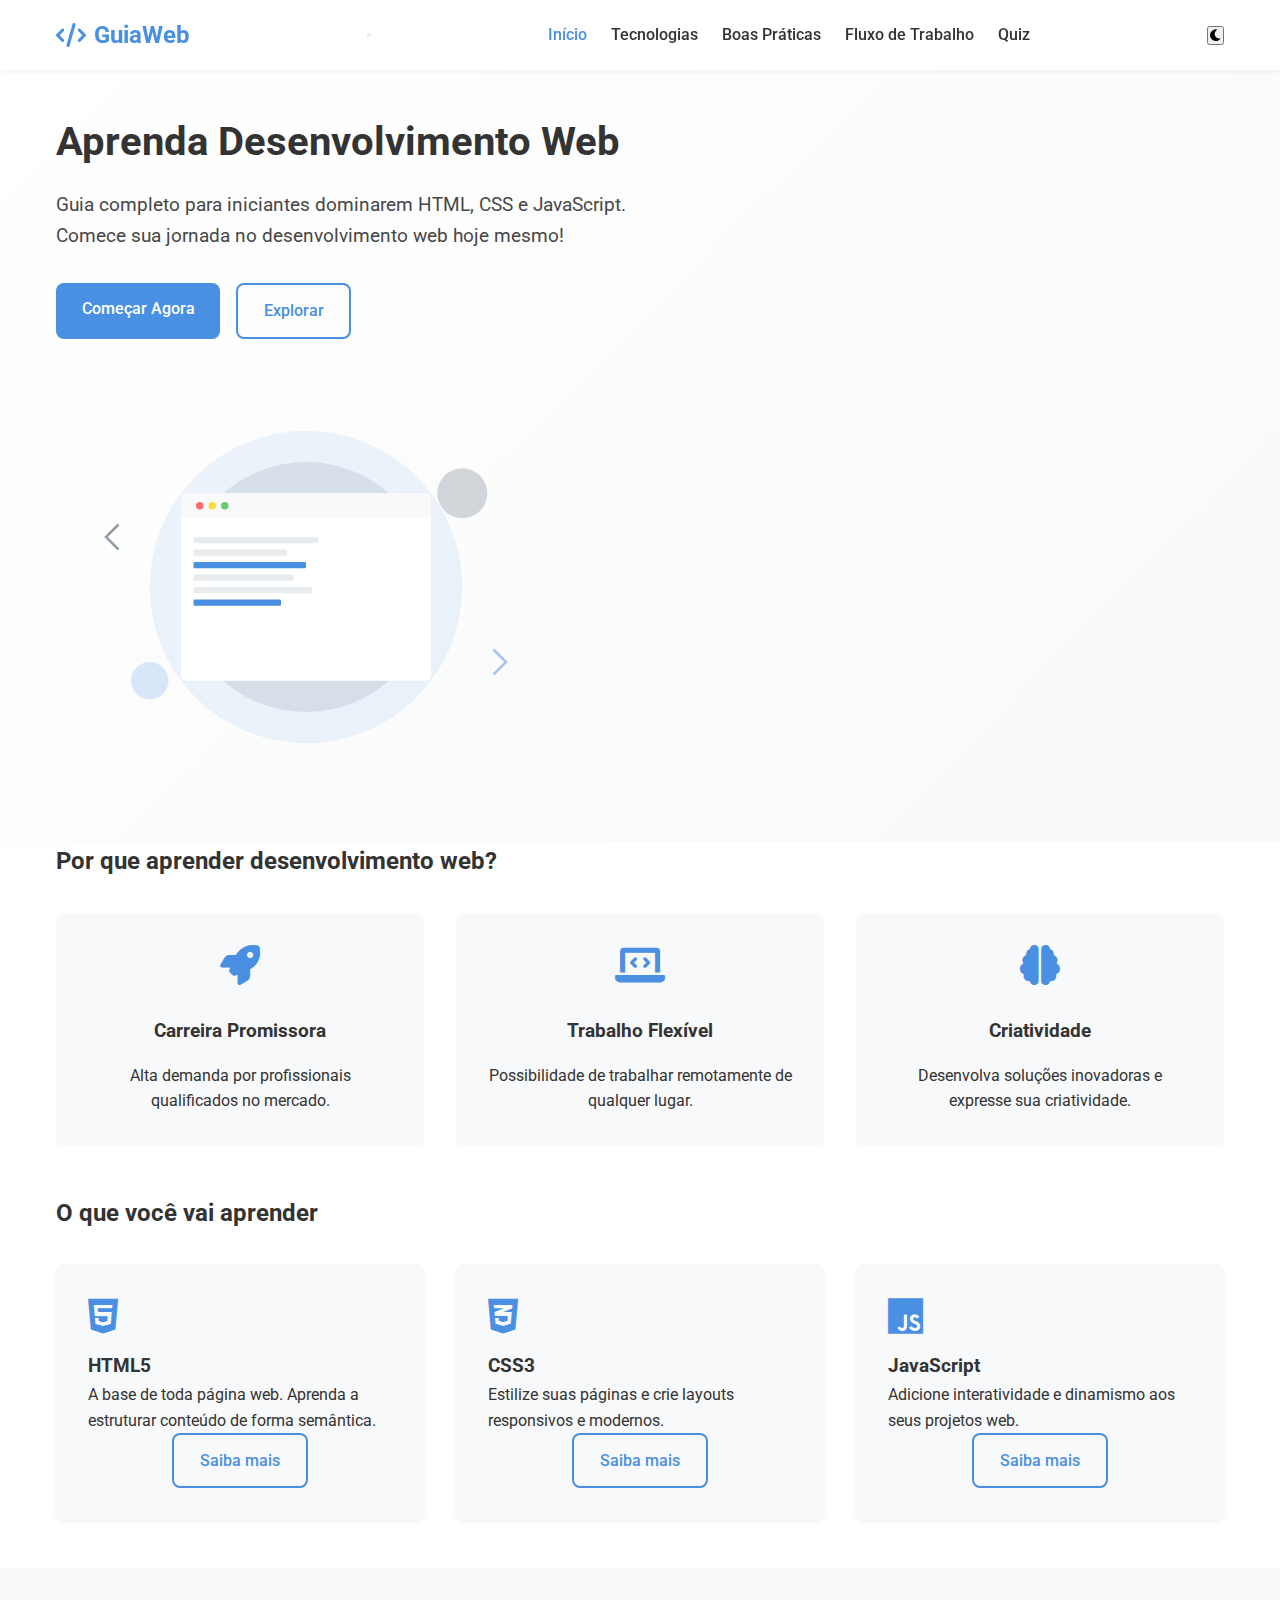
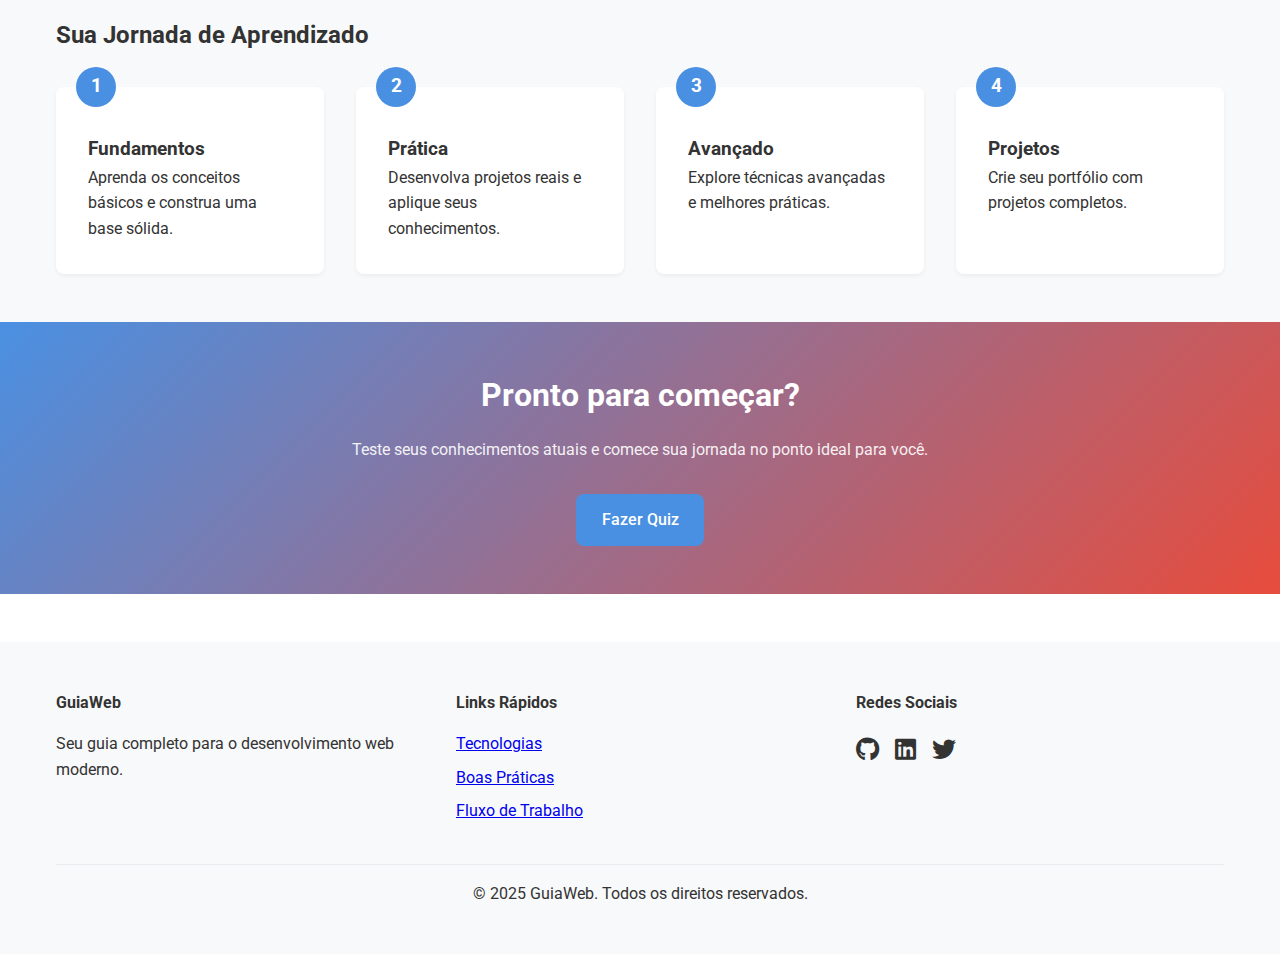
<file: index.html>
<!DOCTYPE html>
<html lang="pt-BR">
<head>
    <meta charset="UTF-8">
    <meta name="viewport" content="width=device-width, initial-scale=1.0">
    <meta name="description" content="Seu guia completo para aprender desenvolvimento web">
    <title>GuiaWeb - Guia Completo de Desenvolvimento Web</title>
    <link rel="stylesheet" href="css/styles.css">
    <link rel="stylesheet" href="https://cdnjs.cloudflare.com/ajax/libs/font-awesome/6.0.0/css/all.min.css">
    <link rel="preconnect" href="https://fonts.googleapis.com">
    <link rel="preconnect" href="https://fonts.gstatic.com" crossorigin>
    <link href="https://fonts.googleapis.com/css2?family=Roboto:wght@300;400;500;700&display=swap" rel="stylesheet">
</head>
<body>
    <header class="header">
        <div class="container">
            <nav class="nav">
                <a href="/" class="logo">
                    <i class="fas fa-code"></i>
                    <span>GuiaWeb</span>
                </a>
                <button class="menu-toggle" aria-label="Abrir menu">
                    <span class="hamburger"></span>
                </button>
                <ul class="nav-list">
                    <li><a href="index.html" class="active">Início</a></li>
                    <li><a href="tecnologias.html">Tecnologias</a></li>
                    <li><a href="boas-praticas.html">Boas Práticas</a></li>
                    <li><a href="fluxo.html">Fluxo de Trabalho</a></li>
                    <li><a href="quiz.html">Quiz</a></li>
                </ul>
                <button class="theme-toggle" aria-label="Alternar tema">
                    <i class="fas fa-moon"></i>
                </button>
            </nav>
        </div>
    </header>

    <main>
        <section class="hero">
            <div class="container">
                <div class="hero-content">
                    <h1>Aprenda Desenvolvimento Web</h1>
                    <p class="hero-description">Guia completo para iniciantes dominarem HTML, CSS e JavaScript. Comece sua jornada no desenvolvimento web hoje mesmo!</p>
                    <div class="hero-buttons">
                        <a href="#comece-aqui" class="btn btn-primary">Começar Agora</a>
                        <a href="#tecnologias" class="btn btn-secondary">Explorar</a>
                    </div>
                </div>
                <div class="hero-image">
                    <img src="assets/hero-illustration.svg" alt="Ilustração de desenvolvimento web" width="500" height="400">
                </div>
            </div>
        </section>

        <section id="comece-aqui" class="features-section">
            <div class="container">
                <h2>Por que aprender desenvolvimento web?</h2>
                <div class="features-grid">
                    <div class="feature-card">
                        <i class="fas fa-rocket"></i>
                        <h3>Carreira Promissora</h3>
                        <p>Alta demanda por profissionais qualificados no mercado.</p>
                    </div>
                    <div class="feature-card">
                        <i class="fas fa-laptop-code"></i>
                        <h3>Trabalho Flexível</h3>
                        <p>Possibilidade de trabalhar remotamente de qualquer lugar.</p>
                    </div>
                    <div class="feature-card">
                        <i class="fas fa-brain"></i>
                        <h3>Criatividade</h3>
                        <p>Desenvolva soluções inovadoras e expresse sua criatividade.</p>
                    </div>
                </div>
            </div>
        </section>

        <section id="tecnologias" class="tech-overview">
            <div class="container">
                <h2>O que você vai aprender</h2>
                <div class="tech-grid">
                    <div class="tech-card">
                        <i class="fab fa-html5"></i>
                        <h3>HTML5</h3>
                        <p>A base de toda página web. Aprenda a estruturar conteúdo de forma semântica.</p>
                        <a href="tecnologias.html#html" class="btn btn-secondary">Saiba mais</a>
                    </div>
                    <div class="tech-card">
                        <i class="fab fa-css3-alt"></i>
                        <h3>CSS3</h3>
                        <p>Estilize suas páginas e crie layouts responsivos e modernos.</p>
                        <a href="tecnologias.html#css" class="btn btn-secondary">Saiba mais</a>
                    </div>
                    <div class="tech-card">
                        <i class="fab fa-js"></i>
                        <h3>JavaScript</h3>
                        <p>Adicione interatividade e dinamismo aos seus projetos web.</p>
                        <a href="tecnologias.html#javascript" class="btn btn-secondary">Saiba mais</a>
                    </div>
                </div>
            </div>
        </section>

        <section class="learning-path">
            <div class="container">
                <h2>Sua Jornada de Aprendizado</h2>
                <div class="path-grid">
                    <div class="path-item">
                        <div class="path-number">1</div>
                        <h3>Fundamentos</h3>
                        <p>Aprenda os conceitos básicos e construa uma base sólida.</p>
                    </div>
                    <div class="path-item">
                        <div class="path-number">2</div>
                        <h3>Prática</h3>
                        <p>Desenvolva projetos reais e aplique seus conhecimentos.</p>
                    </div>
                    <div class="path-item">
                        <div class="path-number">3</div>
                        <h3>Avançado</h3>
                        <p>Explore técnicas avançadas e melhores práticas.</p>
                    </div>
                    <div class="path-item">
                        <div class="path-number">4</div>
                        <h3>Projetos</h3>
                        <p>Crie seu portfólio com projetos completos.</p>
                    </div>
                </div>
            </div>
        </section>

        <section class="cta-section">
            <div class="container">
                <div class="cta-content">
                    <h2>Pronto para começar?</h2>
                    <p>Teste seus conhecimentos atuais e comece sua jornada no ponto ideal para você.</p>
                    <a href="quiz.html" class="btn btn-primary">Fazer Quiz</a>
                </div>
            </div>
        </section>
    </main>

    <footer class="footer">
        <div class="container">
            <div class="footer-content">
                <div class="footer-section">
                    <h4>GuiaWeb</h4>
                    <p>Seu guia completo para o desenvolvimento web moderno.</p>
                </div>
                <div class="footer-section">
                    <h4>Links Rápidos</h4>
                    <ul>
                        <li><a href="#tecnologias">Tecnologias</a></li>
                        <li><a href="boas-praticas.html">Boas Práticas</a></li>
                        <li><a href="fluxo.html">Fluxo de Trabalho</a></li>
                    </ul>
                </div>
                <div class="footer-section">
                    <h4>Redes Sociais</h4>
                    <div class="social-links">
                        <a href="#" aria-label="GitHub"><i class="fab fa-github"></i></a>
                        <a href="#" aria-label="LinkedIn"><i class="fab fa-linkedin"></i></a>
                        <a href="#" aria-label="Twitter"><i class="fab fa-twitter"></i></a>
                    </div>
                </div>
            </div>
            <div class="footer-bottom">
                <p>&copy; 2025 GuiaWeb. Todos os direitos reservados.</p>
            </div>
        </div>
    </footer>

    <script src="js/app.js"></script>
</body>
</html>
</file>
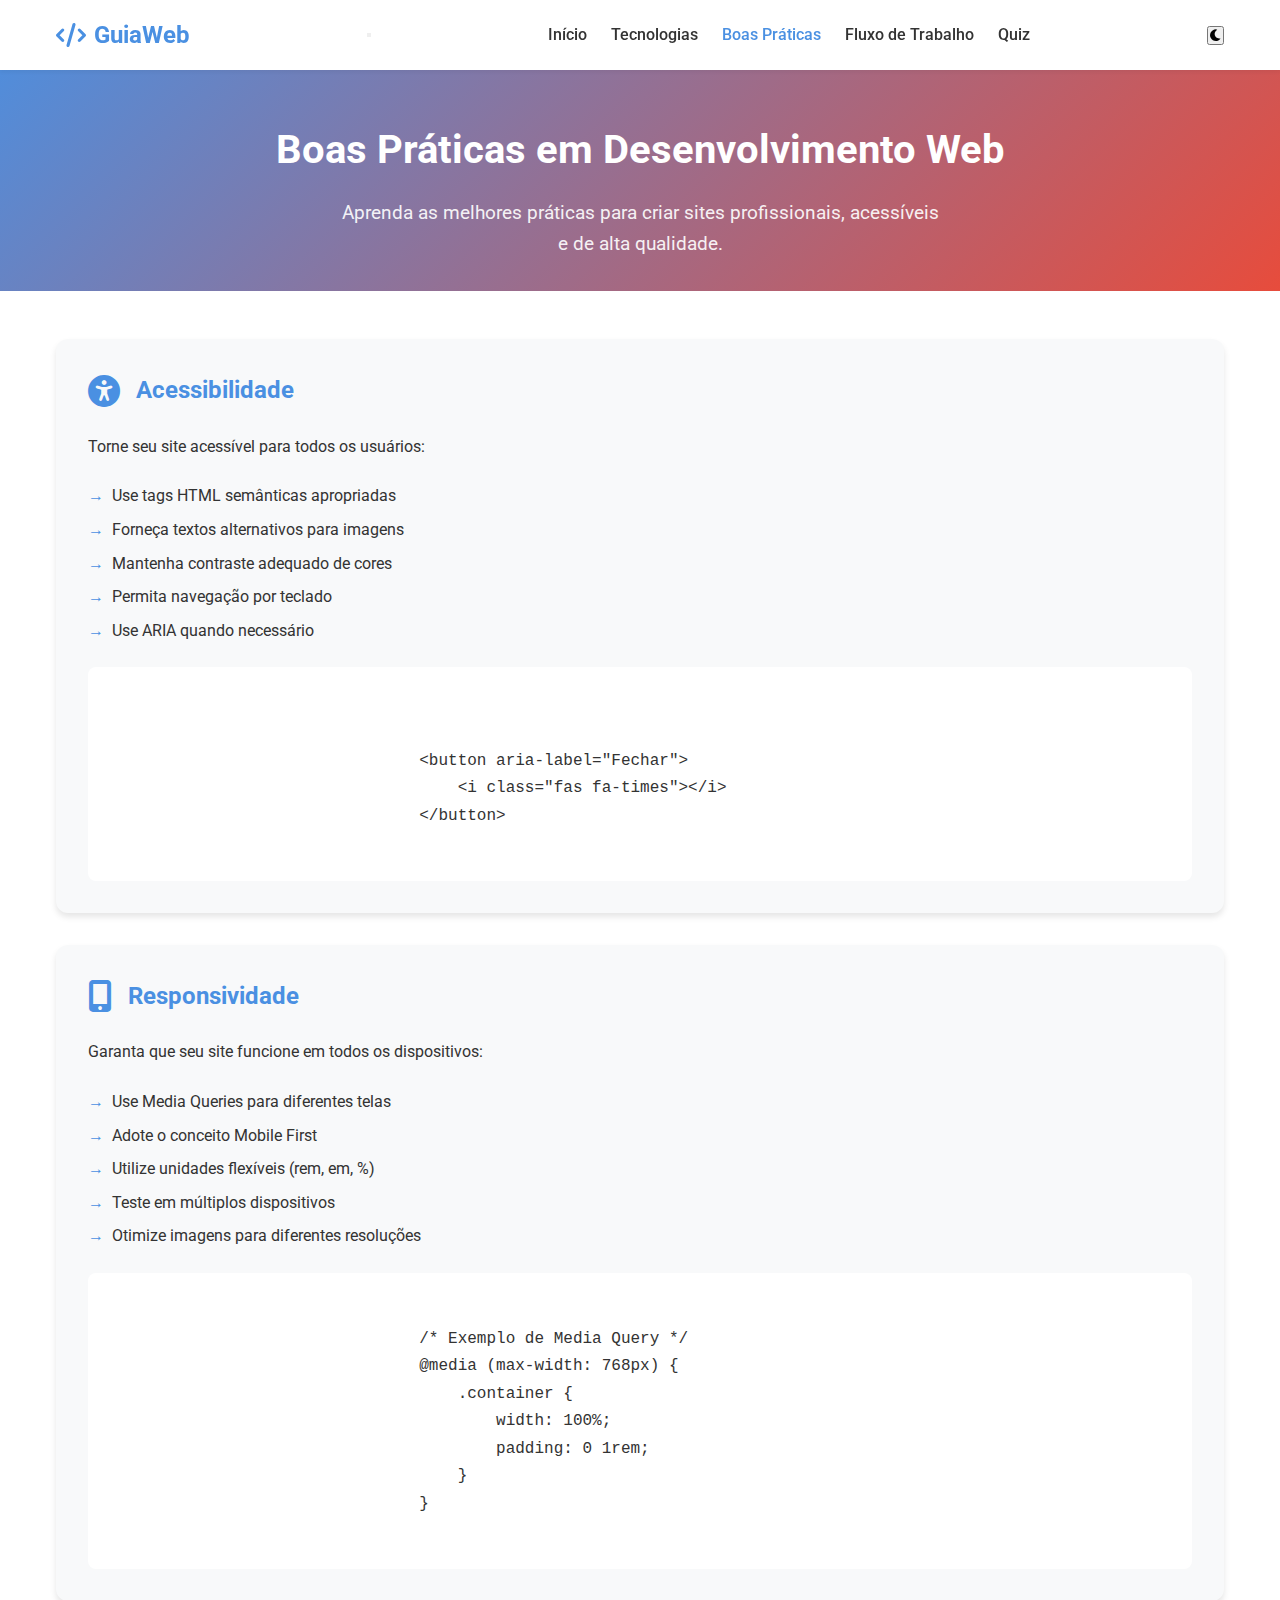
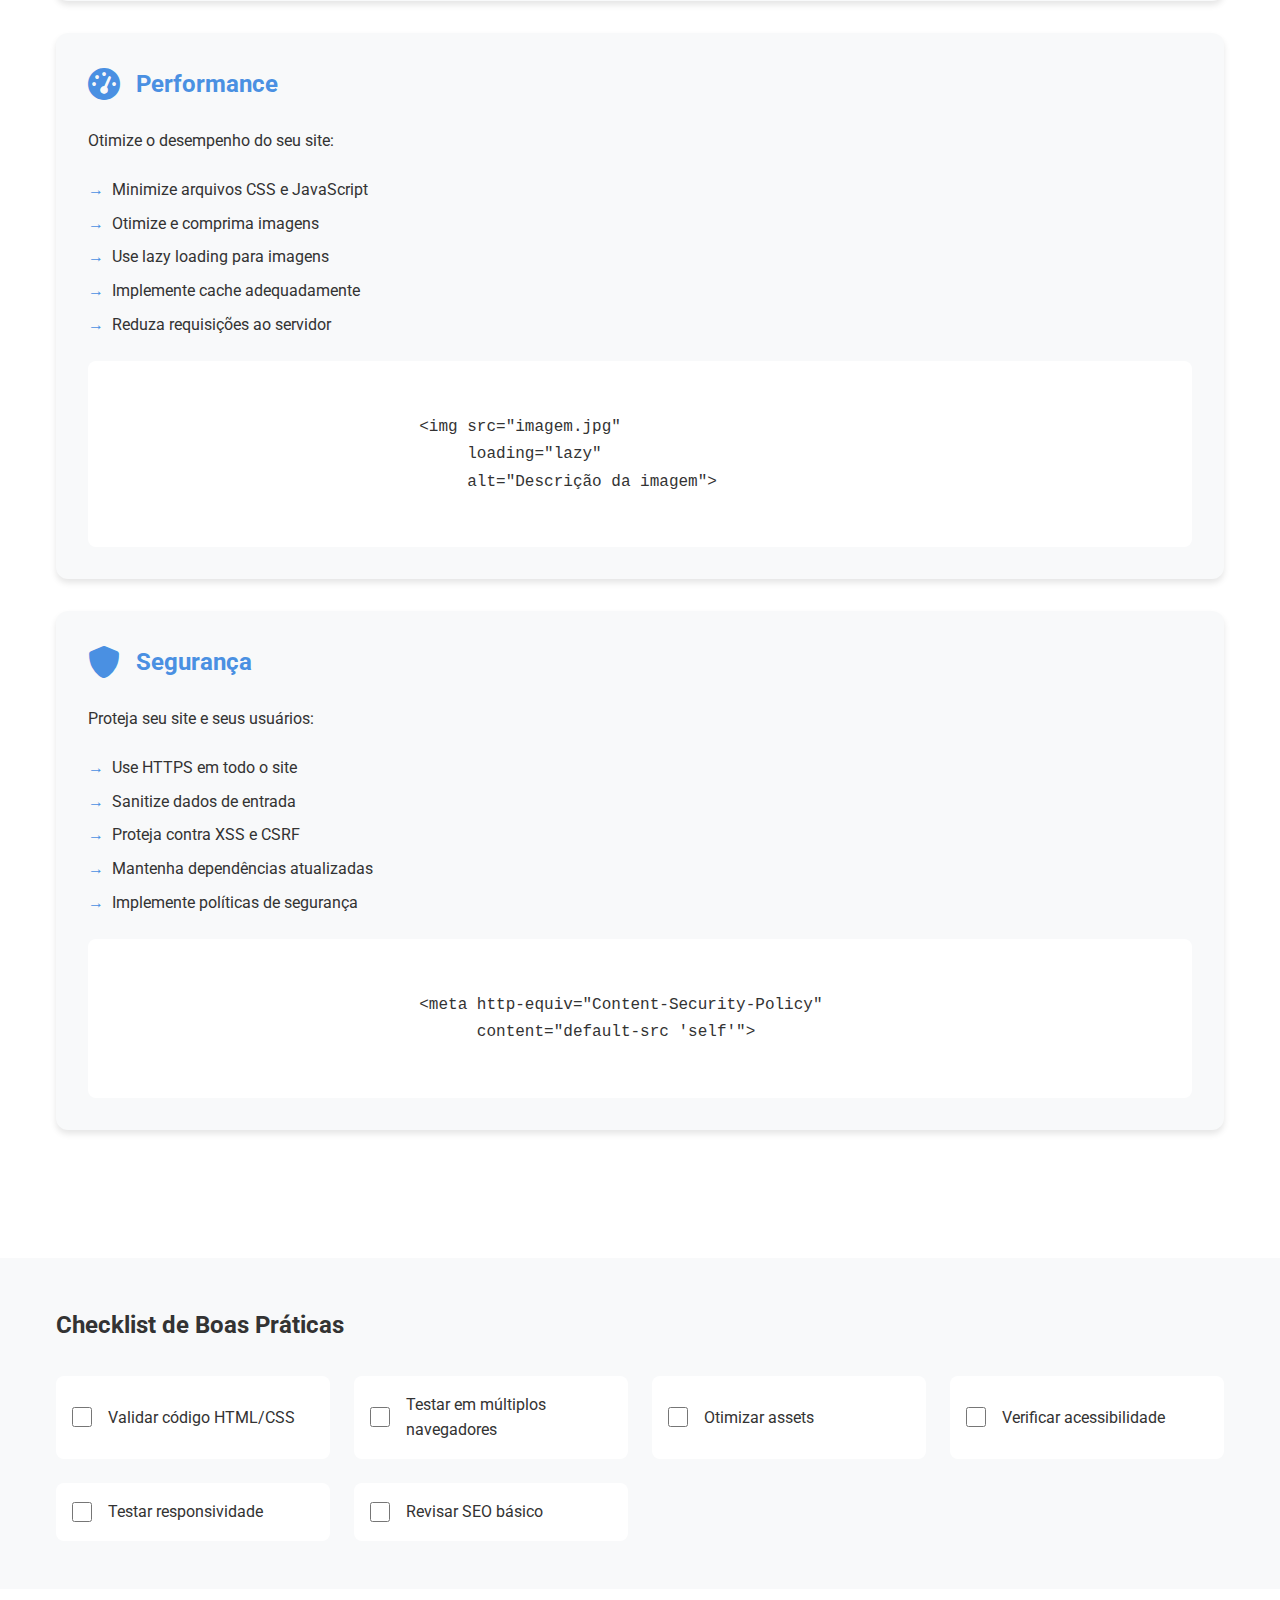
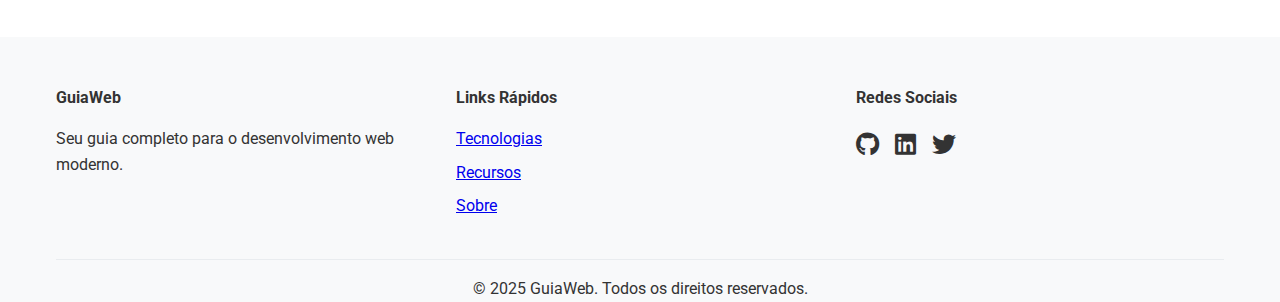
<file: boas-praticas.html>
<!DOCTYPE html>
<html lang="pt-BR">
<head>
    <meta charset="UTF-8">
    <meta name="viewport" content="width=device-width, initial-scale=1.0">
    <meta name="description" content="Boas práticas essenciais para desenvolvimento web moderno">
    <title>Boas Práticas - Guia Web</title>
    <link rel="stylesheet" href="css/styles.css">
    <link rel="stylesheet" href="https://cdnjs.cloudflare.com/ajax/libs/font-awesome/6.0.0/css/all.min.css">
    <link rel="preconnect" href="https://fonts.googleapis.com">
    <link rel="preconnect" href="https://fonts.gstatic.com" crossorigin>
    <link href="https://fonts.googleapis.com/css2?family=Roboto:wght@300;400;500;700&display=swap" rel="stylesheet">
</head>
<body>
    <header class="header">
        <div class="container">
            <nav class="nav">
                <a href="/" class="logo">
                    <i class="fas fa-code"></i>
                    <span>GuiaWeb</span>
                </a>
                <button class="menu-toggle" aria-label="Abrir menu">
                    <span class="hamburger"></span>
                </button>
                <ul class="nav-list">
                    <li><a href="/">Início</a></li>
                    <li><a href="tecnologias.html">Tecnologias</a></li>
                    <li><a href="boas-praticas.html" class="active">Boas Práticas</a></li>
                    <li><a href="fluxo.html">Fluxo de Trabalho</a></li>
                    <li><a href="quiz.html">Quiz</a></li>
                </ul>
                <button class="theme-toggle" aria-label="Alternar tema">
                    <i class="fas fa-moon"></i>
                </button>
            </nav>
        </div>
    </header>

    <main>
        <section class="best-practices-hero">
            <div class="container">
                <h1>Boas Práticas em Desenvolvimento Web</h1>
                <p>Aprenda as melhores práticas para criar sites profissionais, acessíveis e de alta qualidade.</p>
            </div>
        </section>

        <section class="best-practices-content">
            <div class="container">
                <article class="practice-section">
                    <div class="practice-header">
                        <i class="fas fa-universal-access"></i>
                        <h2>Acessibilidade</h2>
                    </div>
                    <div class="practice-content">
                        <p>Torne seu site acessível para todos os usuários:</p>
                        <ul class="practice-list">
                            <li>Use tags HTML semânticas apropriadas</li>
                            <li>Forneça textos alternativos para imagens</li>
                            <li>Mantenha contraste adequado de cores</li>
                            <li>Permita navegação por teclado</li>
                            <li>Use ARIA quando necessário</li>
                        </ul>
                        <div class="example-code">
                            <code>
                                <!-- Exemplo de código bom -->
                                &lt;button aria-label="Fechar"&gt;
                                    &lt;i class="fas fa-times"&gt;&lt;/i&gt;
                                &lt;/button&gt;
                            </code>
                        </div>
                    </div>
                </article>

                <article class="practice-section">
                    <div class="practice-header">
                        <i class="fas fa-mobile-alt"></i>
                        <h2>Responsividade</h2>
                    </div>
                    <div class="practice-content">
                        <p>Garanta que seu site funcione em todos os dispositivos:</p>
                        <ul class="practice-list">
                            <li>Use Media Queries para diferentes telas</li>
                            <li>Adote o conceito Mobile First</li>
                            <li>Utilize unidades flexíveis (rem, em, %)</li>
                            <li>Teste em múltiplos dispositivos</li>
                            <li>Otimize imagens para diferentes resoluções</li>
                        </ul>
                        <div class="example-code">
                            <code>
                                /* Exemplo de Media Query */
                                @media (max-width: 768px) {
                                    .container {
                                        width: 100%;
                                        padding: 0 1rem;
                                    }
                                }
                            </code>
                        </div>
                    </div>
                </article>

                <article class="practice-section">
                    <div class="practice-header">
                        <i class="fas fa-tachometer-alt"></i>
                        <h2>Performance</h2>
                    </div>
                    <div class="practice-content">
                        <p>Otimize o desempenho do seu site:</p>
                        <ul class="practice-list">
                            <li>Minimize arquivos CSS e JavaScript</li>
                            <li>Otimize e comprima imagens</li>
                            <li>Use lazy loading para imagens</li>
                            <li>Implemente cache adequadamente</li>
                            <li>Reduza requisições ao servidor</li>
                        </ul>
                        <div class="example-code">
                            <code>
                                &lt;img src="imagem.jpg" 
                                     loading="lazy"
                                     alt="Descrição da imagem"&gt;
                            </code>
                        </div>
                    </div>
                </article>

                <article class="practice-section">
                    <div class="practice-header">
                        <i class="fas fa-shield-alt"></i>
                        <h2>Segurança</h2>
                    </div>
                    <div class="practice-content">
                        <p>Proteja seu site e seus usuários:</p>
                        <ul class="practice-list">
                            <li>Use HTTPS em todo o site</li>
                            <li>Sanitize dados de entrada</li>
                            <li>Proteja contra XSS e CSRF</li>
                            <li>Mantenha dependências atualizadas</li>
                            <li>Implemente políticas de segurança</li>
                        </ul>
                        <div class="example-code">
                            <code>
                                &lt;meta http-equiv="Content-Security-Policy" 
                                      content="default-src 'self'"&gt;
                            </code>
                        </div>
                    </div>
                </article>
            </div>
        </section>

        <section class="best-practices-checklist">
            <div class="container">
                <h2>Checklist de Boas Práticas</h2>
                <div class="checklist-grid">
                    <div class="checklist-item">
                        <input type="checkbox" id="check1">
                        <label for="check1">Validar código HTML/CSS</label>
                    </div>
                    <div class="checklist-item">
                        <input type="checkbox" id="check2">
                        <label for="check2">Testar em múltiplos navegadores</label>
                    </div>
                    <div class="checklist-item">
                        <input type="checkbox" id="check3">
                        <label for="check3">Otimizar assets</label>
                    </div>
                    <div class="checklist-item">
                        <input type="checkbox" id="check4">
                        <label for="check4">Verificar acessibilidade</label>
                    </div>
                    <div class="checklist-item">
                        <input type="checkbox" id="check5">
                        <label for="check5">Testar responsividade</label>
                    </div>
                    <div class="checklist-item">
                        <input type="checkbox" id="check6">
                        <label for="check6">Revisar SEO básico</label>
                    </div>
                </div>
            </div>
        </section>
    </main>

    <footer class="footer">
        <div class="container">
            <div class="footer-content">
                <div class="footer-section">
                    <h4>GuiaWeb</h4>
                    <p>Seu guia completo para o desenvolvimento web moderno.</p>
                </div>
                <div class="footer-section">
                    <h4>Links Rápidos</h4>
                    <ul>
                        <li><a href="#tecnologias">Tecnologias</a></li>
                        <li><a href="#recursos">Recursos</a></li>
                        <li><a href="#sobre">Sobre</a></li>
                    </ul>
                </div>
                <div class="footer-section">
                    <h4>Redes Sociais</h4>
                    <div class="social-links">
                        <a href="#" aria-label="GitHub"><i class="fab fa-github"></i></a>
                        <a href="#" aria-label="LinkedIn"><i class="fab fa-linkedin"></i></a>
                        <a href="#" aria-label="Twitter"><i class="fab fa-twitter"></i></a>
                    </div>
                </div>
            </div>
            <div class="footer-bottom">
                <p>&copy; 2025 GuiaWeb. Todos os direitos reservados.</p>
            </div>
        </div>
    </footer>

    <script src="js/app.js"></script>
</body>
</html>
</file>
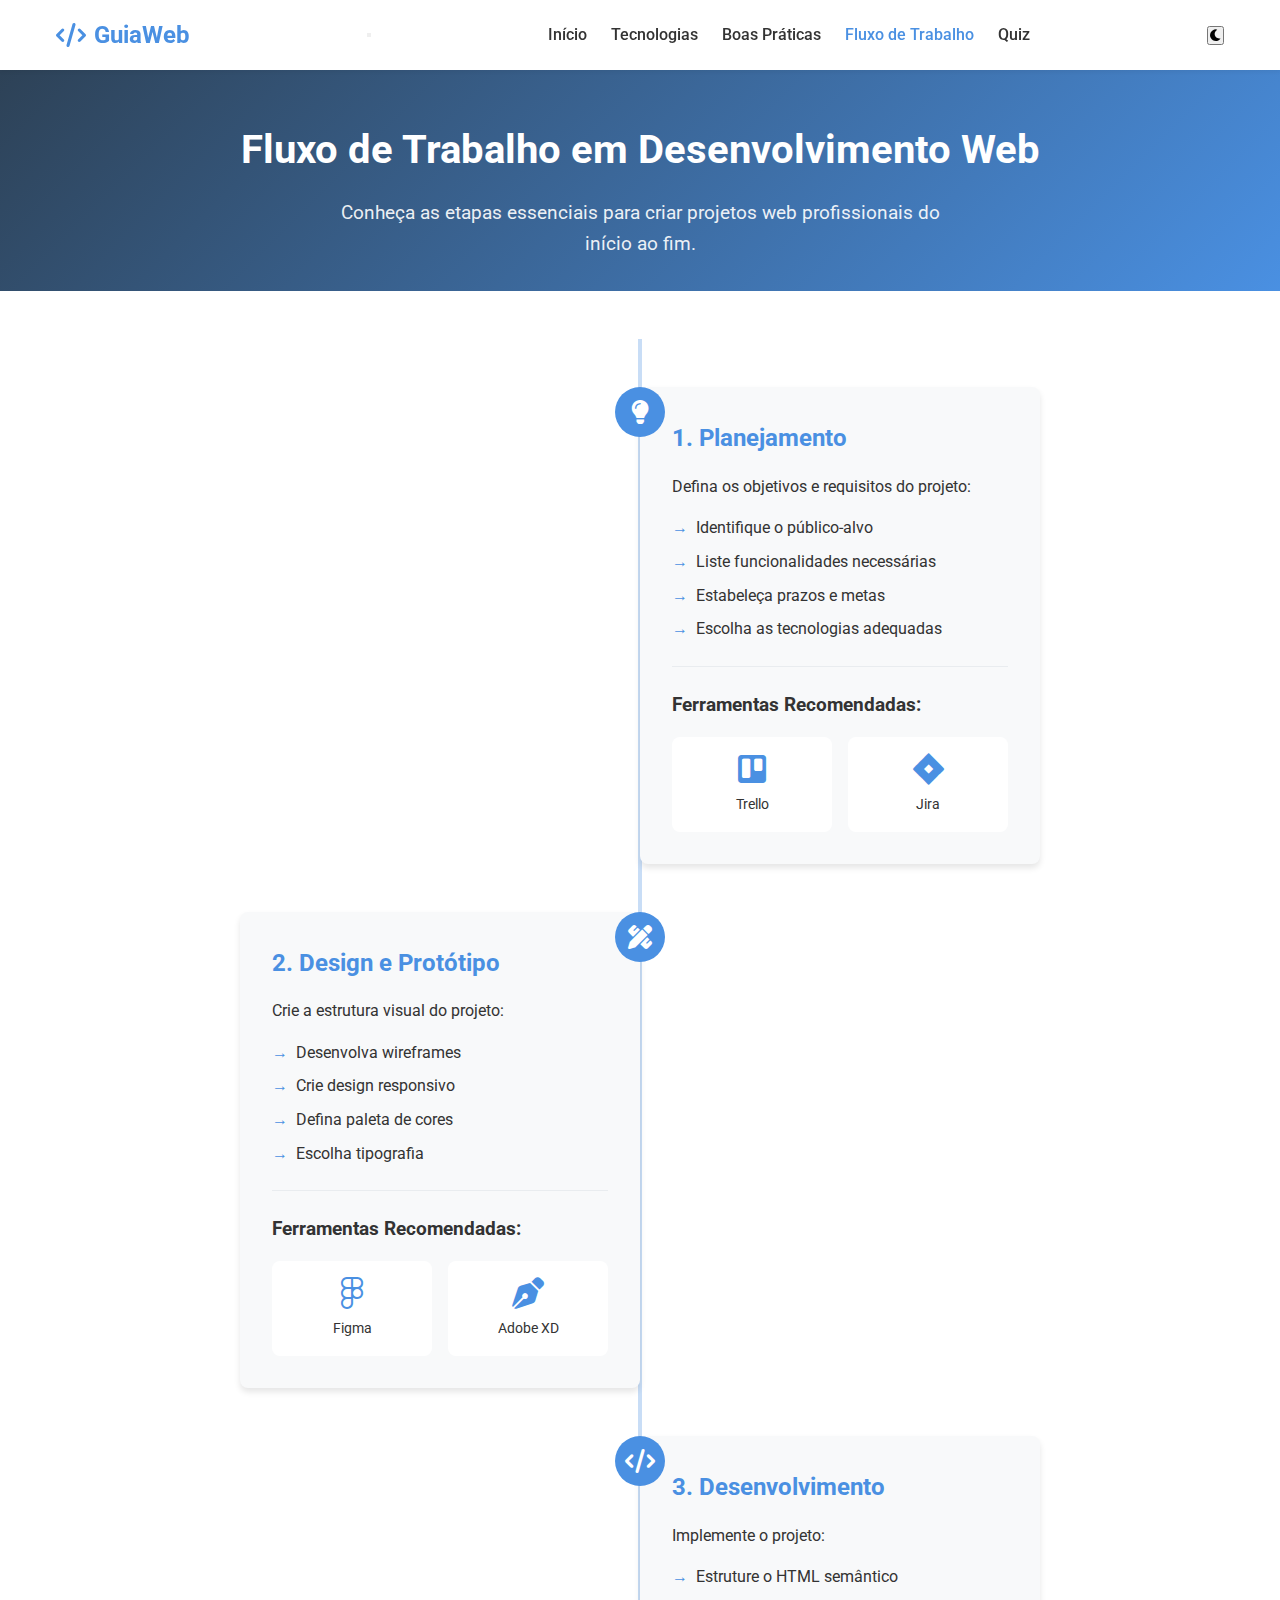
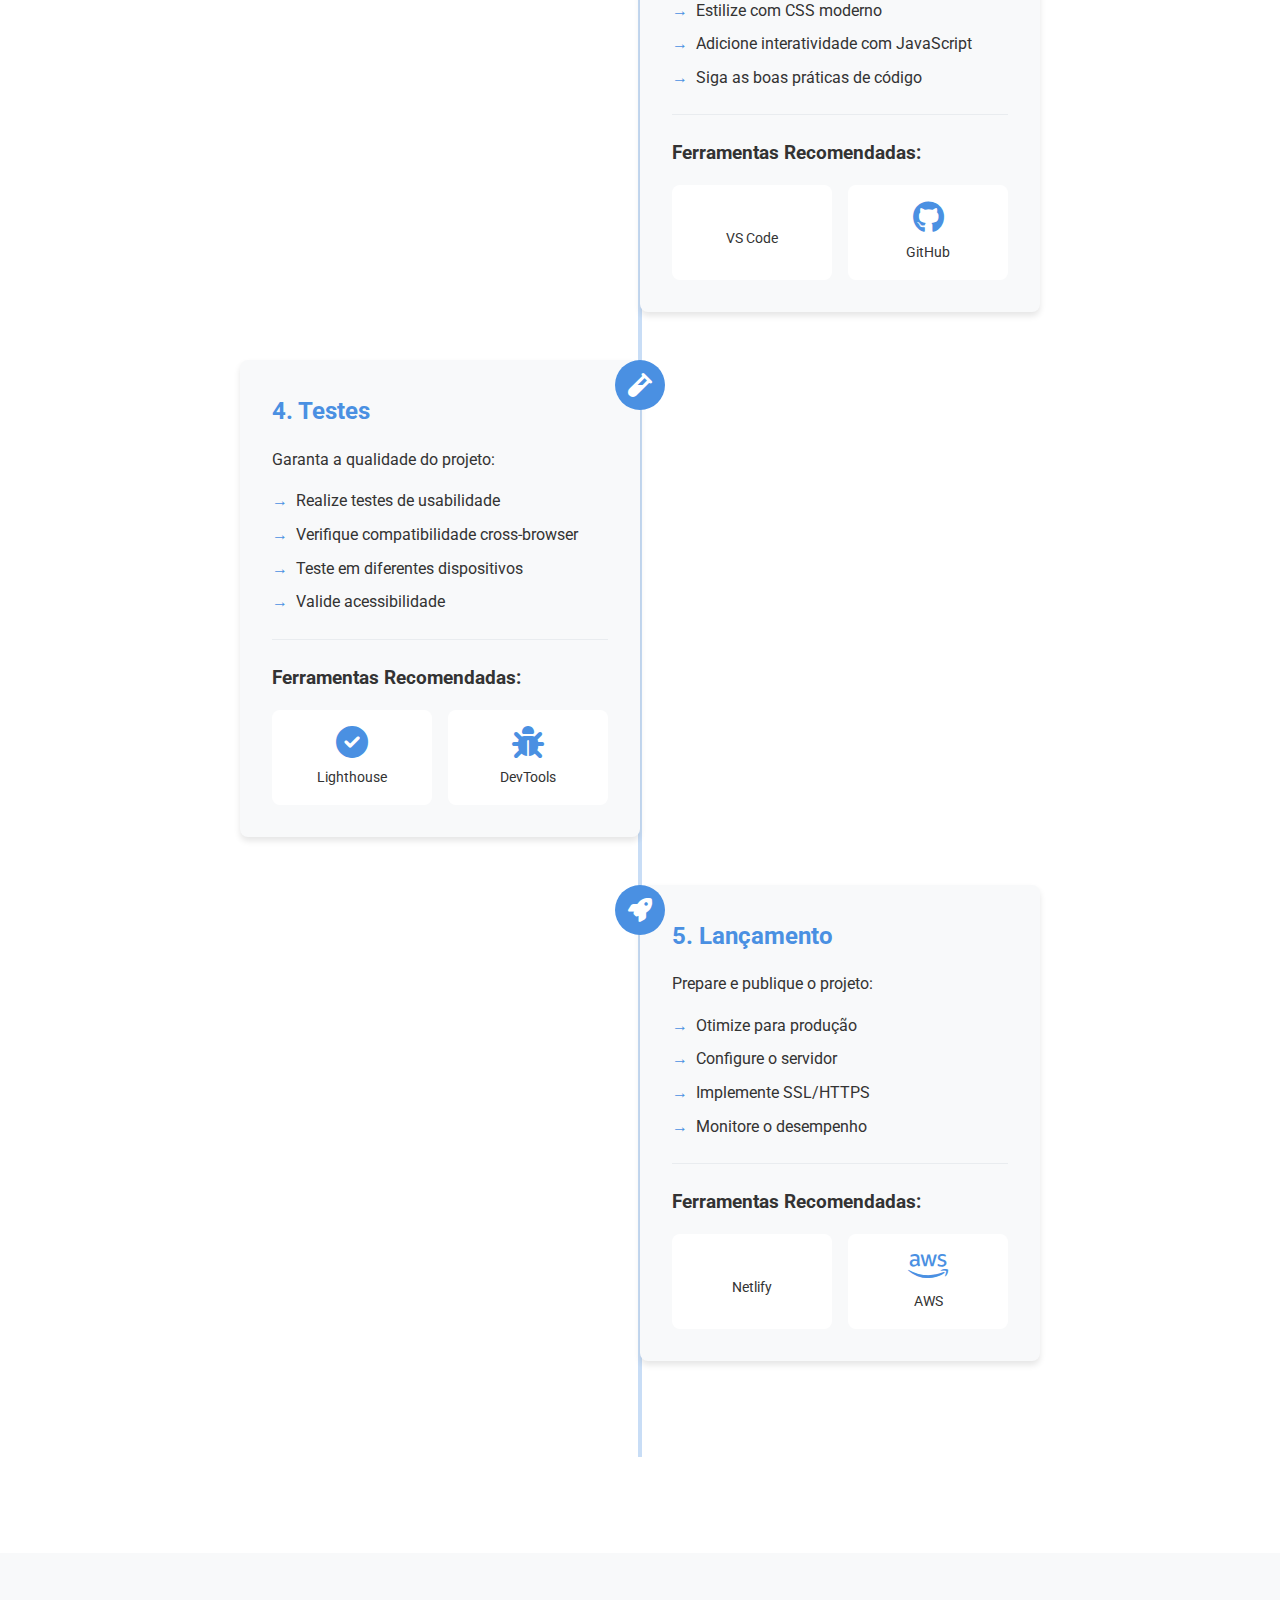
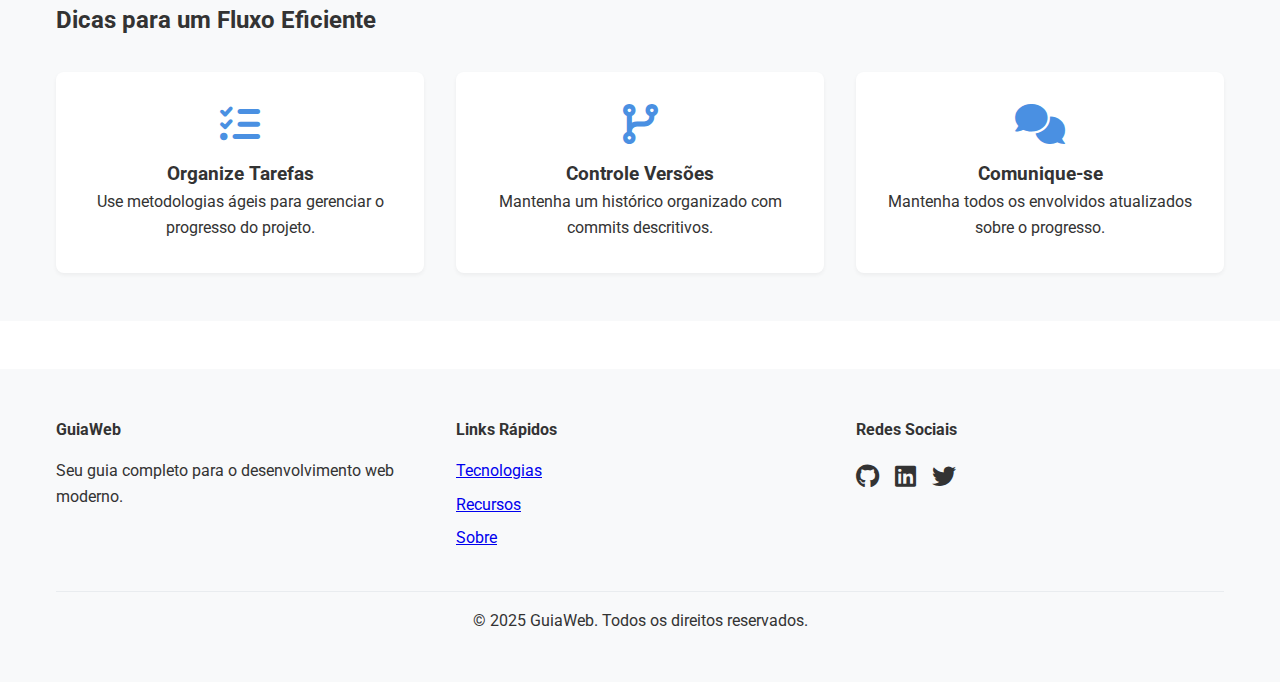
<file: fluxo.html>
<!DOCTYPE html>
<html lang="pt-BR">
<head>
    <meta charset="UTF-8">
    <meta name="viewport" content="width=device-width, initial-scale=1.0">
    <meta name="description" content="Fluxo de trabalho para desenvolvimento web moderno">
    <title>Fluxo de Trabalho - Guia Web</title>
    <link rel="stylesheet" href="css/styles.css">
    <link rel="stylesheet" href="https://cdnjs.cloudflare.com/ajax/libs/font-awesome/6.0.0/css/all.min.css">
    <link rel="preconnect" href="https://fonts.googleapis.com">
    <link rel="preconnect" href="https://fonts.gstatic.com" crossorigin>
    <link href="https://fonts.googleapis.com/css2?family=Roboto:wght@300;400;500;700&display=swap" rel="stylesheet">
</head>
<body>
    <header class="header">
        <div class="container">
            <nav class="nav">
                <a href="/" class="logo">
                    <i class="fas fa-code"></i>
                    <span>GuiaWeb</span>
                </a>
                <button class="menu-toggle" aria-label="Abrir menu">
                    <span class="hamburger"></span>
                </button>
                <ul class="nav-list">
                    <li><a href="/">Início</a></li>
                    <li><a href="tecnologias.html">Tecnologias</a></li>
                    <li><a href="boas-praticas.html">Boas Práticas</a></li>
                    <li><a href="fluxo.html" class="active">Fluxo de Trabalho</a></li>
                    <li><a href="quiz.html">Quiz</a></li>
                </ul>
                <button class="theme-toggle" aria-label="Alternar tema">
                    <i class="fas fa-moon"></i>
                </button>
            </nav>
        </div>
    </header>

    <main>
        <section class="workflow-hero">
            <div class="container">
                <h1>Fluxo de Trabalho em Desenvolvimento Web</h1>
                <p>Conheça as etapas essenciais para criar projetos web profissionais do início ao fim.</p>
            </div>
        </section>

        <section class="workflow-steps">
            <div class="container">
                <div class="timeline">
                    <div class="timeline-item">
                        <div class="timeline-icon">
                            <i class="fas fa-lightbulb"></i>
                        </div>
                        <div class="timeline-content">
                            <h2>1. Planejamento</h2>
                            <div class="timeline-details">
                                <p>Defina os objetivos e requisitos do projeto:</p>
                                <ul>
                                    <li>Identifique o público-alvo</li>
                                    <li>Liste funcionalidades necessárias</li>
                                    <li>Estabeleça prazos e metas</li>
                                    <li>Escolha as tecnologias adequadas</li>
                                </ul>
                                <div class="tool-recommendation">
                                    <h3>Ferramentas Recomendadas:</h3>
                                    <div class="tool-grid">
                                        <div class="tool-card">
                                            <i class="fab fa-trello"></i>
                                            <span>Trello</span>
                                        </div>
                                        <div class="tool-card">
                                            <i class="fab fa-jira"></i>
                                            <span>Jira</span>
                                        </div>
                                    </div>
                                </div>
                            </div>
                        </div>
                    </div>

                    <div class="timeline-item">
                        <div class="timeline-icon">
                            <i class="fas fa-pencil-ruler"></i>
                        </div>
                        <div class="timeline-content">
                            <h2>2. Design e Protótipo</h2>
                            <div class="timeline-details">
                                <p>Crie a estrutura visual do projeto:</p>
                                <ul>
                                    <li>Desenvolva wireframes</li>
                                    <li>Crie design responsivo</li>
                                    <li>Defina paleta de cores</li>
                                    <li>Escolha tipografia</li>
                                </ul>
                                <div class="tool-recommendation">
                                    <h3>Ferramentas Recomendadas:</h3>
                                    <div class="tool-grid">
                                        <div class="tool-card">
                                            <i class="fab fa-figma"></i>
                                            <span>Figma</span>
                                        </div>
                                        <div class="tool-card">
                                            <i class="fas fa-pen-nib"></i>
                                            <span>Adobe XD</span>
                                        </div>
                                    </div>
                                </div>
                            </div>
                        </div>
                    </div>

                    <div class="timeline-item">
                        <div class="timeline-icon">
                            <i class="fas fa-code"></i>
                        </div>
                        <div class="timeline-content">
                            <h2>3. Desenvolvimento</h2>
                            <div class="timeline-details">
                                <p>Implemente o projeto:</p>
                                <ul>
                                    <li>Estruture o HTML semântico</li>
                                    <li>Estilize com CSS moderno</li>
                                    <li>Adicione interatividade com JavaScript</li>
                                    <li>Siga as boas práticas de código</li>
                                </ul>
                                <div class="tool-recommendation">
                                    <h3>Ferramentas Recomendadas:</h3>
                                    <div class="tool-grid">
                                        <div class="tool-card">
                                            <i class="fab fa-visual-studio-code"></i>
                                            <span>VS Code</span>
                                        </div>
                                        <div class="tool-card">
                                            <i class="fab fa-github"></i>
                                            <span>GitHub</span>
                                        </div>
                                    </div>
                                </div>
                            </div>
                        </div>
                    </div>

                    <div class="timeline-item">
                        <div class="timeline-icon">
                            <i class="fas fa-vial"></i>
                        </div>
                        <div class="timeline-content">
                            <h2>4. Testes</h2>
                            <div class="timeline-details">
                                <p>Garanta a qualidade do projeto:</p>
                                <ul>
                                    <li>Realize testes de usabilidade</li>
                                    <li>Verifique compatibilidade cross-browser</li>
                                    <li>Teste em diferentes dispositivos</li>
                                    <li>Valide acessibilidade</li>
                                </ul>
                                <div class="tool-recommendation">
                                    <h3>Ferramentas Recomendadas:</h3>
                                    <div class="tool-grid">
                                        <div class="tool-card">
                                            <i class="fas fa-check-circle"></i>
                                            <span>Lighthouse</span>
                                        </div>
                                        <div class="tool-card">
                                            <i class="fas fa-bug"></i>
                                            <span>DevTools</span>
                                        </div>
                                    </div>
                                </div>
                            </div>
                        </div>
                    </div>

                    <div class="timeline-item">
                        <div class="timeline-icon">
                            <i class="fas fa-rocket"></i>
                        </div>
                        <div class="timeline-content">
                            <h2>5. Lançamento</h2>
                            <div class="timeline-details">
                                <p>Prepare e publique o projeto:</p>
                                <ul>
                                    <li>Otimize para produção</li>
                                    <li>Configure o servidor</li>
                                    <li>Implemente SSL/HTTPS</li>
                                    <li>Monitore o desempenho</li>
                                </ul>
                                <div class="tool-recommendation">
                                    <h3>Ferramentas Recomendadas:</h3>
                                    <div class="tool-grid">
                                        <div class="tool-card">
                                            <i class="fab fa-netlify"></i>
                                            <span>Netlify</span>
                                        </div>
                                        <div class="tool-card">
                                            <i class="fab fa-aws"></i>
                                            <span>AWS</span>
                                        </div>
                                    </div>
                                </div>
                            </div>
                        </div>
                    </div>
                </div>
            </div>
        </section>

        <section class="workflow-tips">
            <div class="container">
                <h2>Dicas para um Fluxo Eficiente</h2>
                <div class="tips-grid">
                    <div class="tip-card">
                        <i class="fas fa-tasks"></i>
                        <h3>Organize Tarefas</h3>
                        <p>Use metodologias ágeis para gerenciar o progresso do projeto.</p>
                    </div>
                    <div class="tip-card">
                        <i class="fas fa-code-branch"></i>
                        <h3>Controle Versões</h3>
                        <p>Mantenha um histórico organizado com commits descritivos.</p>
                    </div>
                    <div class="tip-card">
                        <i class="fas fa-comments"></i>
                        <h3>Comunique-se</h3>
                        <p>Mantenha todos os envolvidos atualizados sobre o progresso.</p>
                    </div>
                </div>
            </div>
        </section>
    </main>

    <footer class="footer">
        <div class="container">
            <div class="footer-content">
                <div class="footer-section">
                    <h4>GuiaWeb</h4>
                    <p>Seu guia completo para o desenvolvimento web moderno.</p>
                </div>
                <div class="footer-section">
                    <h4>Links Rápidos</h4>
                    <ul>
                        <li><a href="#tecnologias">Tecnologias</a></li>
                        <li><a href="#recursos">Recursos</a></li>
                        <li><a href="#sobre">Sobre</a></li>
                    </ul>
                </div>
                <div class="footer-section">
                    <h4>Redes Sociais</h4>
                    <div class="social-links">
                        <a href="#" aria-label="GitHub"><i class="fab fa-github"></i></a>
                        <a href="#" aria-label="LinkedIn"><i class="fab fa-linkedin"></i></a>
                        <a href="#" aria-label="Twitter"><i class="fab fa-twitter"></i></a>
                    </div>
                </div>
            </div>
            <div class="footer-bottom">
                <p>&copy; 2025 GuiaWeb. Todos os direitos reservados.</p>
            </div>
        </div>
    </footer>

    <script src="js/app.js"></script>
</body>
</html>
</file>
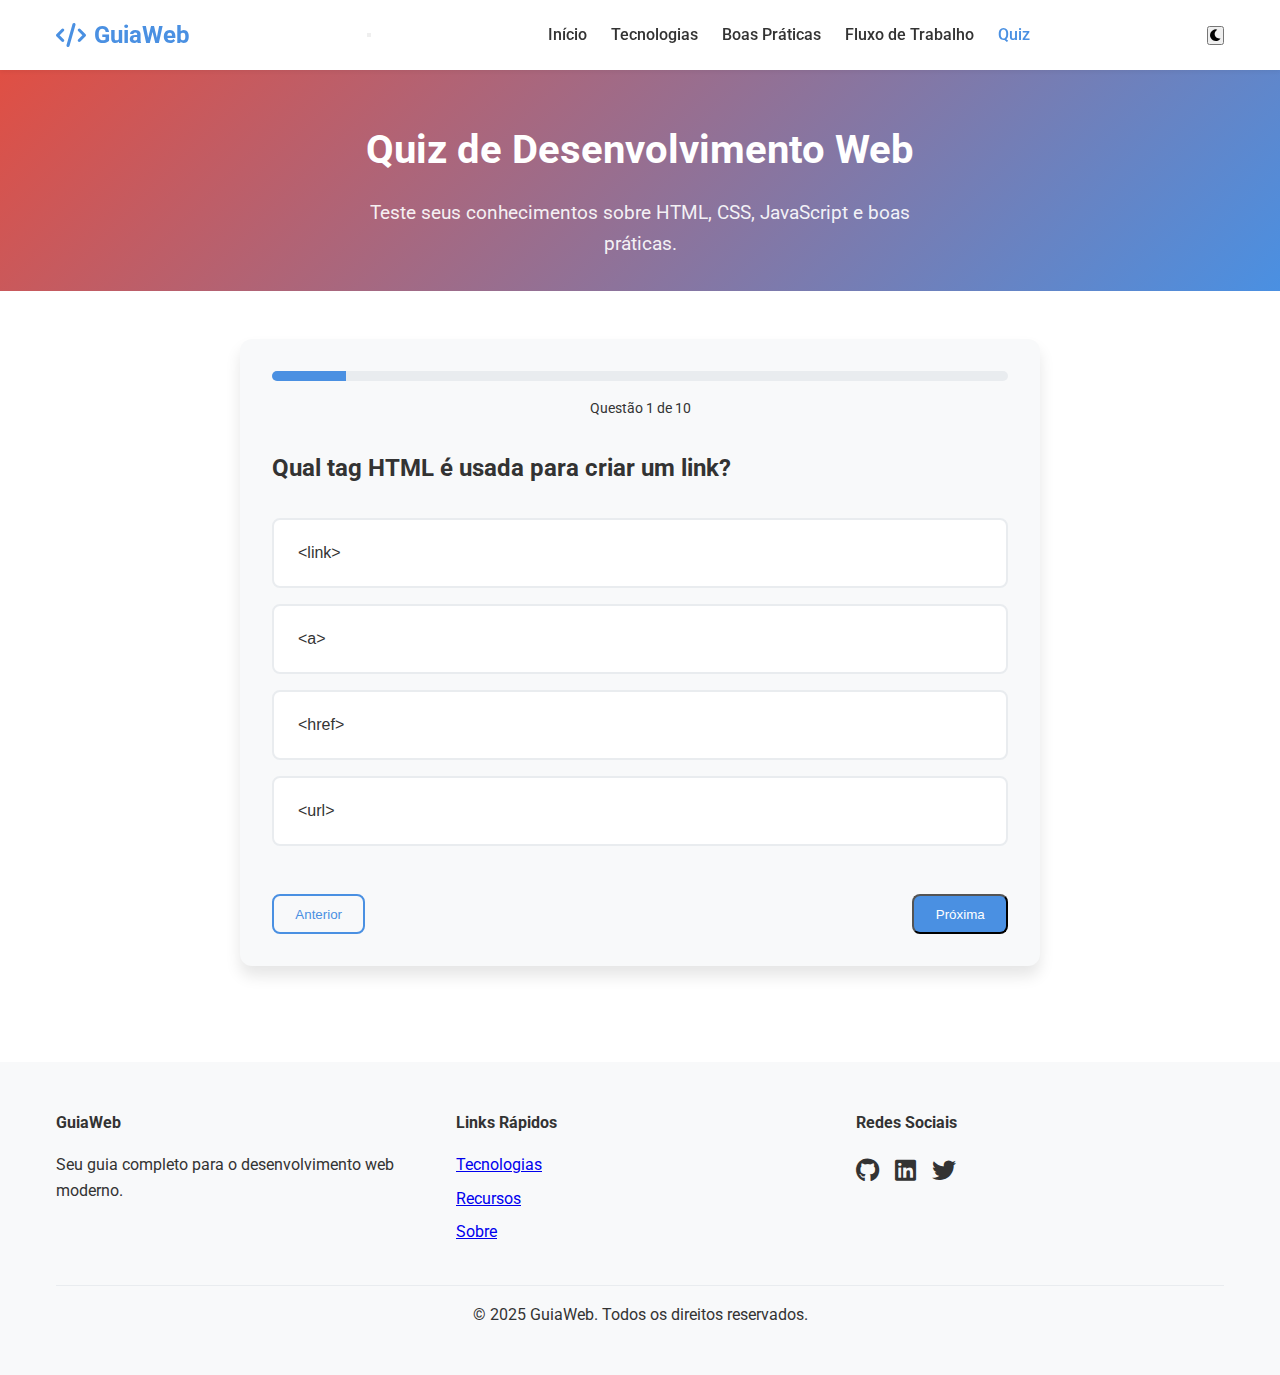
<file: quiz.html>
<!DOCTYPE html>
<html lang="pt-BR">
<head>
    <meta charset="UTF-8">
    <meta name="viewport" content="width=device-width, initial-scale=1.0">
    <meta name="description" content="Teste seus conhecimentos em desenvolvimento web">
    <title>Quiz - Guia Web</title>
    <link rel="stylesheet" href="css/styles.css">
    <link rel="stylesheet" href="https://cdnjs.cloudflare.com/ajax/libs/font-awesome/6.0.0/css/all.min.css">
    <link rel="preconnect" href="https://fonts.googleapis.com">
    <link rel="preconnect" href="https://fonts.gstatic.com" crossorigin>
    <link href="https://fonts.googleapis.com/css2?family=Roboto:wght@300;400;500;700&display=swap" rel="stylesheet">
</head>
<body>
    <header class="header">
        <div class="container">
            <nav class="nav">
                <a href="/" class="logo">
                    <i class="fas fa-code"></i>
                    <span>GuiaWeb</span>
                </a>
                <button class="menu-toggle" aria-label="Abrir menu">
                    <span class="hamburger"></span>
                </button>
                <ul class="nav-list">
                    <li><a href="/">Início</a></li>
                    <li><a href="tecnologias.html">Tecnologias</a></li>
                    <li><a href="boas-praticas.html">Boas Práticas</a></li>
                    <li><a href="fluxo.html">Fluxo de Trabalho</a></li>
                    <li><a href="quiz.html" class="active">Quiz</a></li>
                </ul>
                <button class="theme-toggle" aria-label="Alternar tema">
                    <i class="fas fa-moon"></i>
                </button>
            </nav>
        </div>
    </header>

    <main>
        <section class="quiz-hero">
            <div class="container">
                <h1>Quiz de Desenvolvimento Web</h1>
                <p>Teste seus conhecimentos sobre HTML, CSS, JavaScript e boas práticas.</p>
            </div>
        </section>

        <section class="quiz-section">
            <div class="container">
                <div class="quiz-container">
                    <div class="quiz-progress">
                        <div class="progress-bar">
                            <div class="progress" style="width: 0%"></div>
                        </div>
                        <span class="progress-text">Questão <span id="current-question">1</span> de <span id="total-questions">10</span></span>
                    </div>

                    <div class="quiz-content">
                        <div class="question-container">
                            <h2 id="question">Carregando questão...</h2>
                            <div class="options-container">
                                <!-- As opções serão inseridas via JavaScript -->
                            </div>
                        </div>

                        <div class="quiz-controls">
                            <button id="prev-btn" class="btn btn-secondary" disabled>Anterior</button>
                            <button id="next-btn" class="btn btn-primary">Próxima</button>
                            <button id="submit-btn" class="btn btn-primary" style="display: none;">Finalizar</button>
                        </div>
                    </div>

                    <div class="quiz-result" style="display: none;">
                        <div class="result-content">
                            <i class="fas fa-trophy"></i>
                            <h2>Resultado</h2>
                            <p>Você acertou <span id="correct-answers">0</span> de <span id="total-answers">10</span> questões!</p>
                            <div class="result-details">
                                <!-- Detalhes serão inseridos via JavaScript -->
                            </div>
                            <button id="restart-btn" class="btn btn-primary">Tentar Novamente</button>
                        </div>
                    </div>
                </div>
            </div>
        </section>
    </main>

    <footer class="footer">
        <div class="container">
            <div class="footer-content">
                <div class="footer-section">
                    <h4>GuiaWeb</h4>
                    <p>Seu guia completo para o desenvolvimento web moderno.</p>
                </div>
                <div class="footer-section">
                    <h4>Links Rápidos</h4>
                    <ul>
                        <li><a href="#tecnologias">Tecnologias</a></li>
                        <li><a href="#recursos">Recursos</a></li>
                        <li><a href="#sobre">Sobre</a></li>
                    </ul>
                </div>
                <div class="footer-section">
                    <h4>Redes Sociais</h4>
                    <div class="social-links">
                        <a href="#" aria-label="GitHub"><i class="fab fa-github"></i></a>
                        <a href="#" aria-label="LinkedIn"><i class="fab fa-linkedin"></i></a>
                        <a href="#" aria-label="Twitter"><i class="fab fa-twitter"></i></a>
                    </div>
                </div>
            </div>
            <div class="footer-bottom">
                <p>&copy; 2025 GuiaWeb. Todos os direitos reservados.</p>
            </div>
        </div>
    </footer>

    <script>
        // Banco de questões
        const questions = [
            {
                question: "Qual tag HTML é usada para criar um link?",
                options: ["<link>", "<a>", "<href>", "<url>"],
                correct: 1
            },
            {
                question: "Qual propriedade CSS é usada para alterar a cor do texto?",
                options: ["text-color", "color", "font-color", "text-style"],
                correct: 1
            },
            {
                question: "Qual método JavaScript é usado para selecionar um elemento HTML pelo ID?",
                options: ["querySelector()", "getElementById()", "selectElement()", "findById()"],
                correct: 1
            },
            {
                question: "O que significa HTML?",
                options: [
                    "Hyper Text Markup Language",
                    "High Tech Modern Language",
                    "Hyper Transfer Markup Language",
                    "Home Tool Markup Language"
                ],
                correct: 0
            },
            {
                question: "Qual propriedade CSS é usada para criar espaçamento entre elementos?",
                options: ["spacing", "margin", "padding", "gap"],
                correct: 1
            },
            {
                question: "Como declarar uma variável em JavaScript moderno?",
                options: ["var x = 5;", "let x = 5;", "const x = 5;", "Todas as anteriores"],
                correct: 3
            },
            {
                question: "Qual seletor CSS seleciona todos os elementos?",
                options: ["#", ".", "*", "all"],
                correct: 2
            },
            {
                question: "Qual atributo HTML é usado para definir estilos inline?",
                options: ["style", "css", "class", "font"],
                correct: 0
            },
            {
                question: "Como comentar código em JavaScript?",
                options: [
                    "<!-- comentário -->",
                    "// comentário",
                    "/* comentário */",
                    "Opções B e C estão corretas"
                ],
                correct: 3
            },
            {
                question: "Qual unidade CSS é relativa ao tamanho da fonte do elemento?",
                options: ["px", "em", "%", "vh"],
                correct: 1
            }
        ];

        // Estado do quiz
        let currentQuestion = 0;
        let score = 0;
        let answers = new Array(questions.length).fill(null);

        // Elementos DOM
        const questionEl = document.getElementById('question');
        const optionsContainer = document.querySelector('.options-container');
        const prevBtn = document.getElementById('prev-btn');
        const nextBtn = document.getElementById('next-btn');
        const submitBtn = document.getElementById('submit-btn');
        const progressBar = document.querySelector('.progress');
        const currentQuestionEl = document.getElementById('current-question');
        const quizContent = document.querySelector('.quiz-content');
        const quizResult = document.querySelector('.quiz-result');
        const correctAnswers = document.getElementById('correct-answers');
        const restartBtn = document.getElementById('restart-btn');

        // Carregar questão
        function loadQuestion() {
            const question = questions[currentQuestion];
            questionEl.textContent = question.question;
            
            optionsContainer.innerHTML = '';
            question.options.forEach((option, index) => {
                const button = document.createElement('button');
                button.className = `option-btn ${answers[currentQuestion] === index ? 'selected' : ''}`;
                button.textContent = option;
                button.onclick = () => selectOption(index);
                optionsContainer.appendChild(button);
            });

            updateNavigation();
            updateProgress();
        }

        // Selecionar opção
        function selectOption(index) {
            answers[currentQuestion] = index;
            loadQuestion();
        }

        // Atualizar navegação
        function updateNavigation() {
            currentQuestionEl.textContent = currentQuestion + 1;
            prevBtn.disabled = currentQuestion === 0;
            
            if (currentQuestion === questions.length - 1) {
                nextBtn.style.display = 'none';
                submitBtn.style.display = 'block';
            } else {
                nextBtn.style.display = 'block';
                submitBtn.style.display = 'none';
            }
        }

        // Atualizar barra de progresso
        function updateProgress() {
            const progress = ((currentQuestion + 1) / questions.length) * 100;
            progressBar.style.width = `${progress}%`;
        }

        // Mostrar resultados
        function showResults() {
            score = answers.reduce((acc, answer, index) => {
                return answer === questions[index].correct ? acc + 1 : acc;
            }, 0);

            quizContent.style.display = 'none';
            quizResult.style.display = 'block';
            correctAnswers.textContent = score;

            const resultDetails = document.querySelector('.result-details');
            resultDetails.innerHTML = questions.map((q, i) => `
                <div class="result-item ${answers[i] === q.correct ? 'correct' : 'incorrect'}">
                    <p>${i + 1}. ${q.question}</p>
                    <p>Sua resposta: ${q.options[answers[i]]}</p>
                    <p>Resposta correta: ${q.options[q.correct]}</p>
                </div>
            `).join('');
        }

        // Event Listeners
        prevBtn.onclick = () => {
            currentQuestion--;
            loadQuestion();
        };

        nextBtn.onclick = () => {
            currentQuestion++;
            loadQuestion();
        };

        submitBtn.onclick = showResults;

        restartBtn.onclick = () => {
            currentQuestion = 0;
            answers = new Array(questions.length).fill(null);
            quizContent.style.display = 'block';
            quizResult.style.display = 'none';
            loadQuestion();
        };

        // Iniciar quiz
        loadQuestion();
    </script>
</body>
</html>
</file>
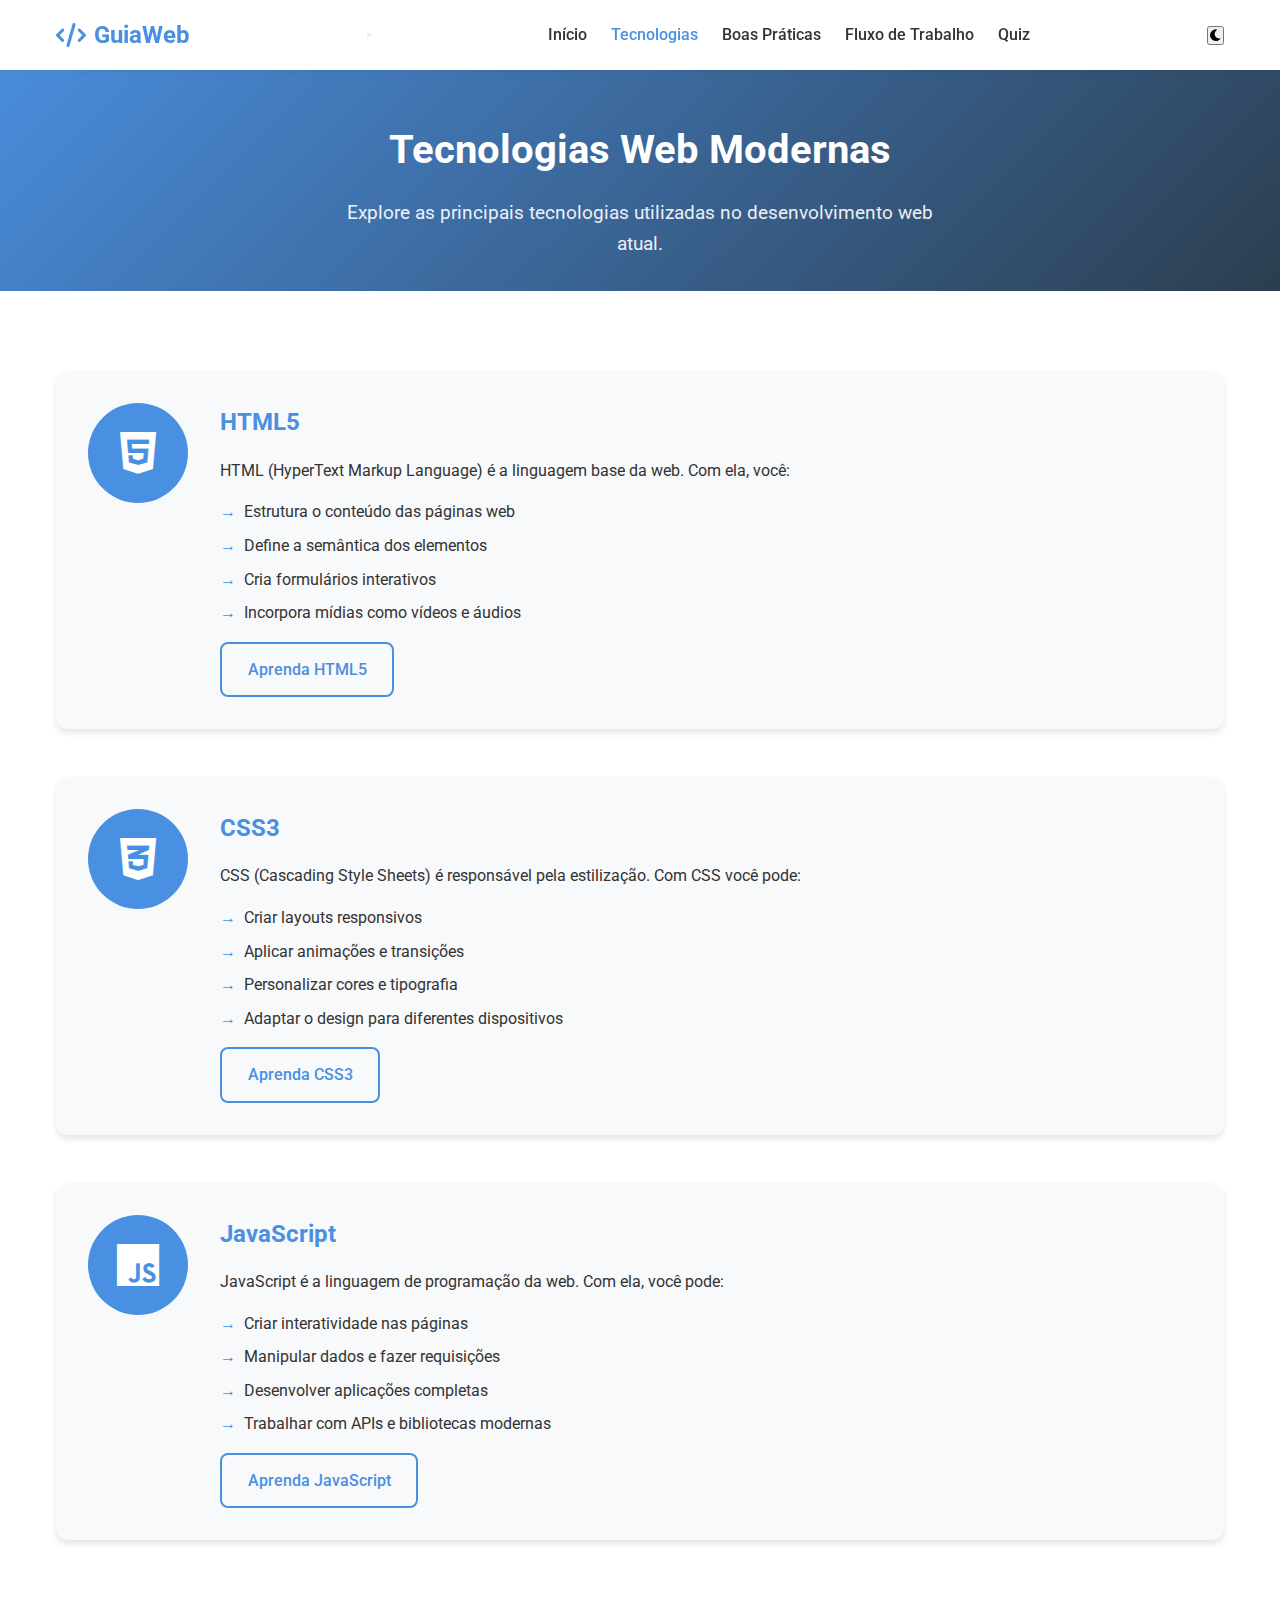
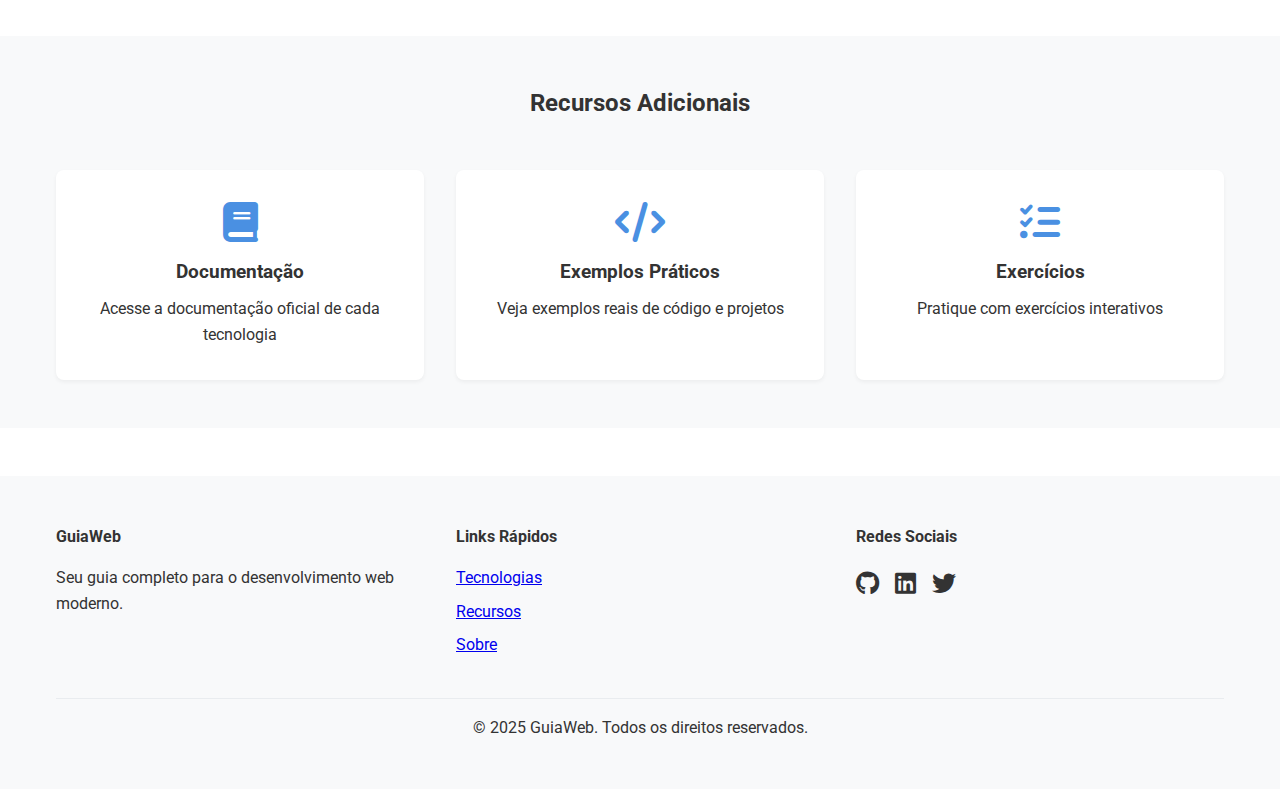
<file: tecnologias.html>
<!DOCTYPE html>
<html lang="pt-BR">
<head>
    <meta charset="UTF-8">
    <meta name="viewport" content="width=device-width, initial-scale=1.0">
    <meta name="description" content="Aprenda sobre as principais tecnologias do desenvolvimento web moderno">
    <title>Tecnologias - Guia Web</title>
    <link rel="stylesheet" href="css/styles.css">
    <link rel="stylesheet" href="https://cdnjs.cloudflare.com/ajax/libs/font-awesome/6.0.0/css/all.min.css">
    <link rel="preconnect" href="https://fonts.googleapis.com">
    <link rel="preconnect" href="https://fonts.gstatic.com" crossorigin>
    <link href="https://fonts.googleapis.com/css2?family=Roboto:wght@300;400;500;700&display=swap" rel="stylesheet">
</head>
<body>
    <header class="header">
        <div class="container">
            <nav class="nav">
                <a href="/" class="logo">
                    <i class="fas fa-code"></i>
                    <span>GuiaWeb</span>
                </a>
                <button class="menu-toggle" aria-label="Abrir menu">
                    <span class="hamburger"></span>
                </button>
                <ul class="nav-list">
                    <li><a href="/">Início</a></li>
                    <li><a href="tecnologias.html" class="active">Tecnologias</a></li>
                    <li><a href="boas-praticas.html">Boas Práticas</a></li>
                    <li><a href="fluxo.html">Fluxo de Trabalho</a></li>
                    <li><a href="quiz.html">Quiz</a></li>
                </ul>
                <button class="theme-toggle" aria-label="Alternar tema">
                    <i class="fas fa-moon"></i>
                </button>
            </nav>
        </div>
    </header>

    <main>
        <section class="tech-hero">
            <div class="container">
                <h1>Tecnologias Web Modernas</h1>
                <p>Explore as principais tecnologias utilizadas no desenvolvimento web atual.</p>
            </div>
        </section>

        <section class="tech-details">
            <div class="container">
                <div class="tech-grid-detailed">
                    <article class="tech-card-detailed">
                        <div class="tech-icon">
                            <i class="fab fa-html5"></i>
                        </div>
                        <div class="tech-content">
                            <h2>HTML5</h2>
                            <p>HTML (HyperText Markup Language) é a linguagem base da web. Com ela, você:</p>
                            <ul>
                                <li>Estrutura o conteúdo das páginas web</li>
                                <li>Define a semântica dos elementos</li>
                                <li>Cria formulários interativos</li>
                                <li>Incorpora mídias como vídeos e áudios</li>
                            </ul>
                            <a href="#" class="btn btn-secondary">Aprenda HTML5</a>
                        </div>
                    </article>

                    <article class="tech-card-detailed">
                        <div class="tech-icon">
                            <i class="fab fa-css3-alt"></i>
                        </div>
                        <div class="tech-content">
                            <h2>CSS3</h2>
                            <p>CSS (Cascading Style Sheets) é responsável pela estilização. Com CSS você pode:</p>
                            <ul>
                                <li>Criar layouts responsivos</li>
                                <li>Aplicar animações e transições</li>
                                <li>Personalizar cores e tipografia</li>
                                <li>Adaptar o design para diferentes dispositivos</li>
                            </ul>
                            <a href="#" class="btn btn-secondary">Aprenda CSS3</a>
                        </div>
                    </article>

                    <article class="tech-card-detailed">
                        <div class="tech-icon">
                            <i class="fab fa-js"></i>
                        </div>
                        <div class="tech-content">
                            <h2>JavaScript</h2>
                            <p>JavaScript é a linguagem de programação da web. Com ela, você pode:</p>
                            <ul>
                                <li>Criar interatividade nas páginas</li>
                                <li>Manipular dados e fazer requisições</li>
                                <li>Desenvolver aplicações completas</li>
                                <li>Trabalhar com APIs e bibliotecas modernas</li>
                            </ul>
                            <a href="#" class="btn btn-secondary">Aprenda JavaScript</a>
                        </div>
                    </article>
                </div>
            </div>
        </section>

        <section class="tech-resources">
            <div class="container">
                <h2>Recursos Adicionais</h2>
                <div class="resources-grid">
                    <div class="resource-card">
                        <i class="fas fa-book"></i>
                        <h3>Documentação</h3>
                        <p>Acesse a documentação oficial de cada tecnologia</p>
                    </div>
                    <div class="resource-card">
                        <i class="fas fa-code"></i>
                        <h3>Exemplos Práticos</h3>
                        <p>Veja exemplos reais de código e projetos</p>
                    </div>
                    <div class="resource-card">
                        <i class="fas fa-tasks"></i>
                        <h3>Exercícios</h3>
                        <p>Pratique com exercícios interativos</p>
                    </div>
                </div>
            </div>
        </section>
    </main>

    <footer class="footer">
        <div class="container">
            <div class="footer-content">
                <div class="footer-section">
                    <h4>GuiaWeb</h4>
                    <p>Seu guia completo para o desenvolvimento web moderno.</p>
                </div>
                <div class="footer-section">
                    <h4>Links Rápidos</h4>
                    <ul>
                        <li><a href="#tecnologias">Tecnologias</a></li>
                        <li><a href="#recursos">Recursos</a></li>
                        <li><a href="#sobre">Sobre</a></li>
                    </ul>
                </div>
                <div class="footer-section">
                    <h4>Redes Sociais</h4>
                    <div class="social-links">
                        <a href="#" aria-label="GitHub"><i class="fab fa-github"></i></a>
                        <a href="#" aria-label="LinkedIn"><i class="fab fa-linkedin"></i></a>
                        <a href="#" aria-label="Twitter"><i class="fab fa-twitter"></i></a>
                    </div>
                </div>
            </div>
            <div class="footer-bottom">
                <p>&copy; 2025 GuiaWeb. Todos os direitos reservados.</p>
            </div>
        </div>
    </footer>

    <script src="js/app.js"></script>
</body>
</html>
</file>
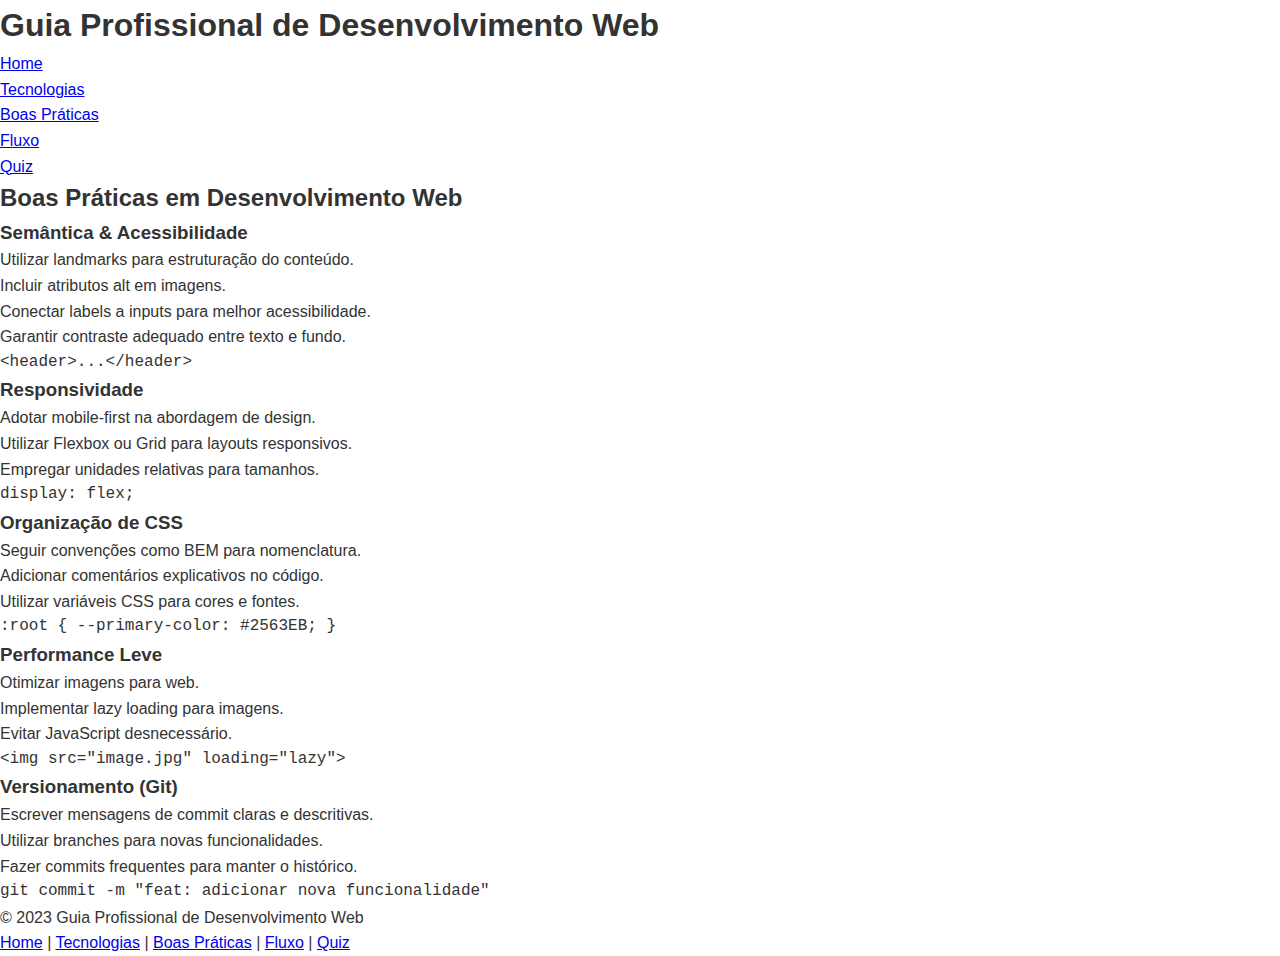
<file: pages/boas-praticas.html>
<!DOCTYPE html>
<html lang="pt-BR">
<head>
    <meta charset="UTF-8">
    <meta name="viewport" content="width=device-width, initial-scale=1.0">
    <link rel="stylesheet" href="../css/styles.css">
    
</head>
<body>
    <header>
        <h1>Guia Profissional de Desenvolvimento Web</h1>
        <nav>
            <ul>
                <li><a href="../index.html">Home</a></li>
                <li><a href="tecnologias.html">Tecnologias</a></li>
                <li><a href="boas-praticas.html">Boas Práticas</a></li>
                <li><a href="fluxo.html">Fluxo</a></li>
                <li><a href="quiz.html">Quiz</a></li>
            </ul>
        </nav>
    </header>
    <main>
        <section>
            <h2>Boas Práticas em Desenvolvimento Web</h2>
            <article>
                <h3>Semântica & Acessibilidade</h3>
                <ul>
                    <li>Utilizar landmarks para estruturação do conteúdo.</li>
                    <li>Incluir atributos alt em imagens.</li>
                    <li>Conectar labels a inputs para melhor acessibilidade.</li>
                    <li>Garantir contraste adequado entre texto e fundo.</li>
                </ul>
                <pre><code>&lt;header&gt;...&lt;/header&gt;</code></pre>
            </article>
            <article>
                <h3>Responsividade</h3>
                <ul>
                    <li>Adotar mobile-first na abordagem de design.</li>
                    <li>Utilizar Flexbox ou Grid para layouts responsivos.</li>
                    <li>Empregar unidades relativas para tamanhos.</li>
                </ul>
                <pre><code>display: flex;</code></pre>
            </article>
            <article>
                <h3>Organização de CSS</h3>
                <ul>
                    <li>Seguir convenções como BEM para nomenclatura.</li>
                    <li>Adicionar comentários explicativos no código.</li>
                    <li>Utilizar variáveis CSS para cores e fontes.</li>
                </ul>
                <pre><code>:root { --primary-color: #2563EB; }</code></pre>
            </article>
            <article>
                <h3>Performance Leve</h3>
                <ul>
                    <li>Otimizar imagens para web.</li>
                    <li>Implementar lazy loading para imagens.</li>
                    <li>Evitar JavaScript desnecessário.</li>
                </ul>
                <pre><code>&lt;img src="image.jpg" loading="lazy"&gt;</code></pre>
            </article>
            <article>
                <h3>Versionamento (Git)</h3>
                <ul>
                    <li>Escrever mensagens de commit claras e descritivas.</li>
                    <li>Utilizar branches para novas funcionalidades.</li>
                    <li>Fazer commits frequentes para manter o histórico.</li>
                </ul>
                <pre><code>git commit -m "feat: adicionar nova funcionalidade"</code></pre>
            </article>
        </section>
    </main>
    <footer>
        <p>&copy; 2023 Guia Profissional de Desenvolvimento Web</p>
        <p><a href="../index.html">Home</a> | <a href="tecnologias.html">Tecnologias</a> | <a href="boas_praticas.html">Boas Práticas</a> | <a href="fluxo.html">Fluxo</a> | <a href="quiz.html">Quiz</a></p>
    </footer>
    <script src="../js/app.js"></script>
</body>
</html>
</file>
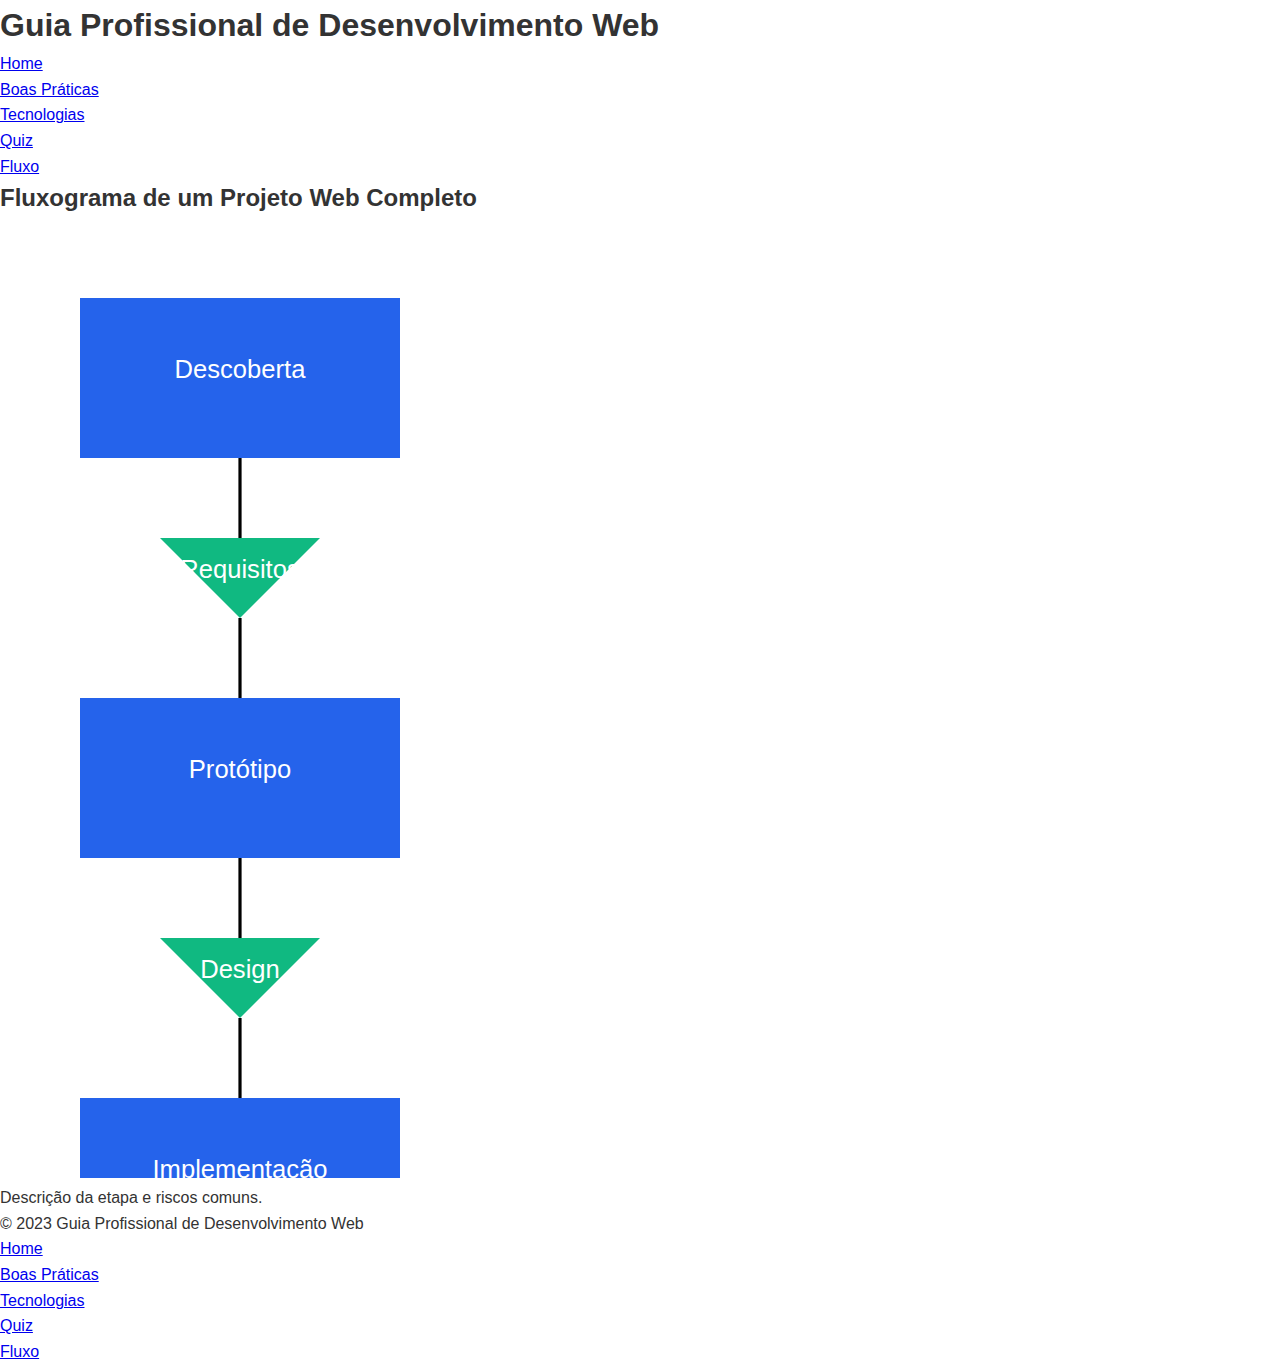
<file: pages/fluxo.html>
<!DOCTYPE html>
<html lang="pt-BR">
<head>
    <meta charset="UTF-8">
    <meta name="viewport" content="width=device-width, initial-scale=1.0">
    <title>Fluxo de Projeto Web</title>
    <link rel="stylesheet" href="../css/styles.css">
</head>
<body>
    <header>
        <h1>Guia Profissional de Desenvolvimento Web</h1>
        <nav>
            <ul>
                <li><a href="../index.html">Home</a></li>
                <li><a href="boas-praticas.html">Boas Práticas</a></li>
                <li><a href="tecnologias.html">Tecnologias</a></li>
                <li><a href="quiz.html">Quiz</a></li>
                <li><a href="fluxo.html">Fluxo</a></li>
            </ul>
        </nav>
    </header>
    <main>
        <section>
            <h2>Fluxograma de um Projeto Web Completo</h2>
            <svg width="100%" height="auto" viewBox="0 0 800 600">
                <rect x="50" y="50" width="200" height="100" fill="#2563EB" />
                <text x="150" y="100" fill="#FFFFFF" text-anchor="middle">Descoberta</text>
                <line x1="150" y1="150" x2="150" y2="200" stroke="#000" stroke-width="2" />
                <polygon points="100,200 200,200 150,250" fill="#10B981" />
                <text x="150" y="225" fill="#FFFFFF" text-anchor="middle">Requisitos</text>
                <line x1="150" y1="250" x2="150" y2="300" stroke="#000" stroke-width="2" />
                <rect x="50" y="300" width="200" height="100" fill="#2563EB" />
                <text x="150" y="350" fill="#FFFFFF" text-anchor="middle">Protótipo</text>
                <line x1="150" y1="400" x2="150" y2="450" stroke="#000" stroke-width="2" />
                <polygon points="100,450 200,450 150,500" fill="#10B981" />
                <text x="150" y="475" fill="#FFFFFF" text-anchor="middle">Design</text>
                <line x1="150" y1="500" x2="150" y2="550" stroke="#000" stroke-width="2" />
                <rect x="50" y="550" width="200" height="100" fill="#2563EB" />
                <text x="150" y="600" fill="#FFFFFF" text-anchor="middle">Implementação</text>
                <!-- Additional stages can be added here -->
            </svg>
            <div class="tooltip" id="tooltip">
                <p>Descrição da etapa e riscos comuns.</p>
            </div>
        </section>
    </main>
    <footer>
        <p>&copy; 2023 Guia Profissional de Desenvolvimento Web</p>
        <nav>
            <ul>
                <li><a href="../index.html">Home</a></li>
                <li><a href="boas-praticas.html">Boas Práticas</a></li>
                <li><a href="tecnologias.html">Tecnologias</a></li>
                <li><a href="quiz.html">Quiz</a></li>
                <li><a href="fluxo.html">Fluxo</a></li>
            </ul>
        </nav>
    </footer>
    <script src="../js/app.js"></script>
</body>
</html>
</file>
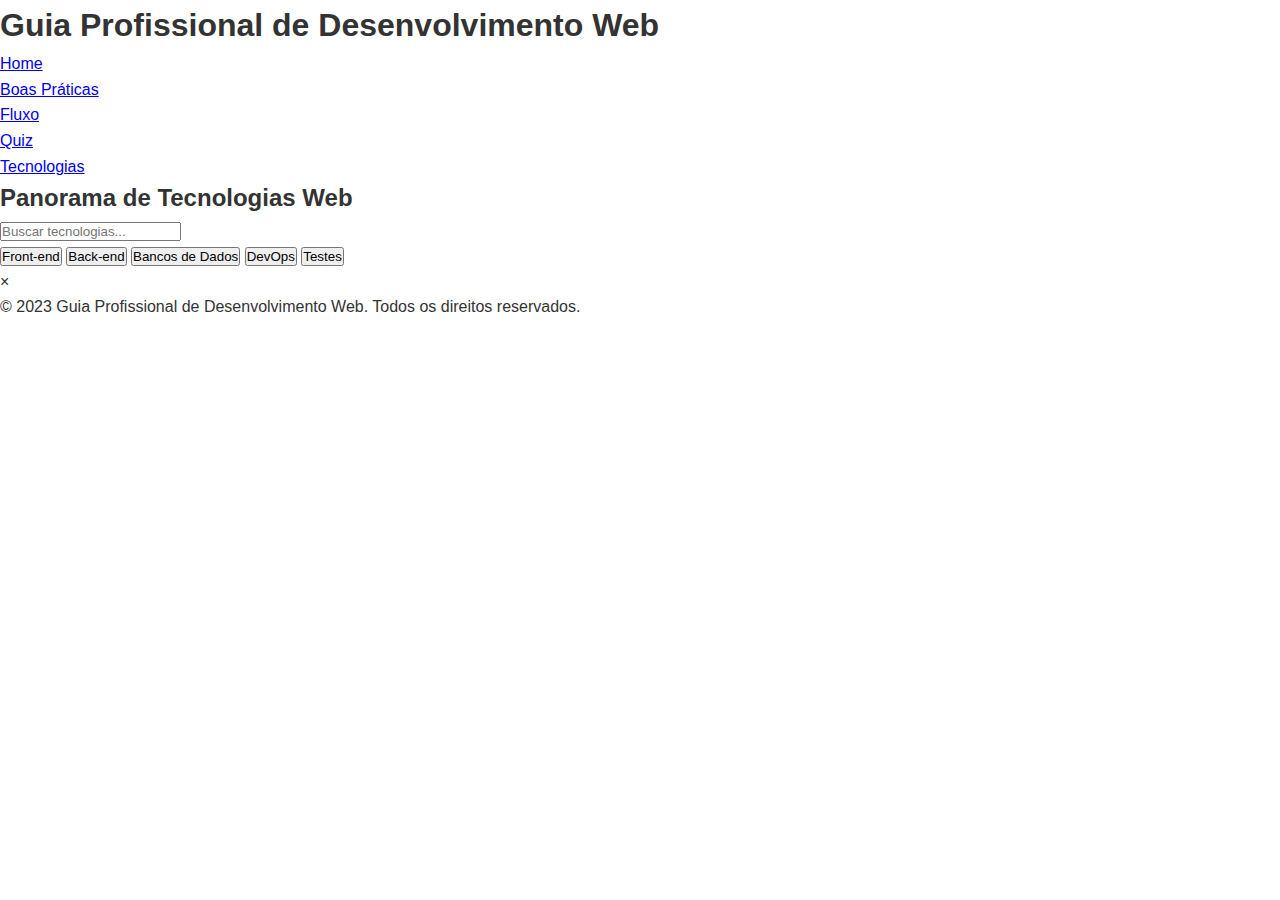
<file: pages/tecnologias.html>
<!DOCTYPE html>
<html lang="pt-BR">
<head>
    <meta charset="UTF-8">
    <meta name="viewport" content="width=device-width, initial-scale=1.0">
    <title>Tecnologias - Guia Profissional de Desenvolvimento Web</title>
    <link rel="stylesheet" href="../css/styles.css">
</head>
<body>
    <header>
        <h1>Guia Profissional de Desenvolvimento Web</h1>
        <nav>
            <ul>
                <li><a href="../index.html">Home</a></li>
                <li><a href="boas-praticas.html">Boas Práticas</a></li>
                <li><a href="fluxo.html">Fluxo</a></li>
                <li><a href="quiz.html">Quiz</a></li>
                <li><a href="tecnologias.html">Tecnologias</a></li>
            </ul>
        </nav>
    </header>
    <main>
        <section>
            <h2>Panorama de Tecnologias Web</h2>
            <input type="text" id="search" placeholder="Buscar tecnologias...">
            <div id="filters">
                <button data-category="frontend">Front-end</button>
                <button data-category="backend">Back-end</button>
                <button data-category="database">Bancos de Dados</button>
                <button data-category="devops">DevOps</button>
                <button data-category="testing">Testes</button>
            </div>
            <div id="technology-cards" class="grid">
                <!-- Cards de tecnologias serão gerados aqui -->
            </div>
        </section>
        <div id="modal" class="modal">
            <div class="modal-content">
                <span class="close">&times;</span>
                <h3 id="modal-title"></h3>
                <ul id="modal-details"></ul>
            </div>
        </div>
    </main>
    <footer>
        <p>&copy; 2023 Guia Profissional de Desenvolvimento Web. Todos os direitos reservados.</p>
    </footer>
    <script src="../js/app.js"></script>
</body>
</html>
</file>
<file: css/styles.css>
/* Variáveis CSS para o tema */
:root {
    /* Cores principais */
    --primary-color: #4a90e2;
    --secondary-color: #2c3e50;
    --accent-color: #e74c3c;
    
    /* Cores do tema claro */
    --bg-color: #ffffff;
    --text-color: #333333;
    --card-bg: #f8f9fa;
    --border-color: #e9ecef;
    --header-bg: #ffffff;
    
    /* Tipografia */
    --font-size-base: 16px;
    --font-size-h1: 2.5rem;
    --font-size-h2: 2rem;
    --font-size-h3: 1.5rem;
    
    /* Espaçamento */
    --spacing-xs: 0.5rem;
    --spacing-sm: 1rem;
    --spacing-md: 1.5rem;
    --spacing-lg: 2rem;
    --spacing-xl: 3rem;
    
    /* Bordas */
    --border-radius: 8px;
    --border-radius-lg: 12px;
    
    /* Sombras */
    --shadow-sm: 0 2px 4px rgba(0,0,0,0.05);
    --shadow-md: 0 4px 6px rgba(0,0,0,0.1);
    --shadow-lg: 0 10px 15px rgba(0,0,0,0.1);
}

/* Tema escuro */
[data-theme="dark"] {
    --bg-color: #1a1a1a;
    --text-color: #ffffff;
    --card-bg: #2d2d2d;
    --border-color: #404040;
    --header-bg: #2d2d2d;
}

/* Reset e estilos base */
* {
    margin: 0;
    padding: 0;
    box-sizing: border-box;
}

html {
    font-size: var(--font-size-base);
    scroll-behavior: smooth;
}

body {
    font-family: 'Roboto', sans-serif;
    background-color: var(--bg-color);
    color: var(--text-color);
    line-height: 1.6;
    transition: background-color 0.3s, color 0.3s;
}

/* Container */
.container {
    max-width: 1200px;
    margin: 0 auto;
    padding: 0 var(--spacing-sm);
}

/* Header e Navegação */
.header {
    position: fixed;
    top: 0;
    left: 0;
    right: 0;
    background-color: var(--header-bg);
    box-shadow: var(--shadow-sm);
    z-index: 1000;
}

.nav {
    display: flex;
    justify-content: space-between;
    align-items: center;
    height: 70px;
}

.logo {
    display: flex;
    align-items: center;
    gap: var(--spacing-xs);
    text-decoration: none;
    color: var(--primary-color);
    font-size: 1.5rem;
    font-weight: 700;
}

.nav-list {
    display: flex;
    gap: var(--spacing-md);
    list-style: none;
}

.nav-list a {
    text-decoration: none;
    color: var(--text-color);
    font-weight: 500;
    transition: color 0.3s;
}

.nav-list a:hover,
.nav-list a.active {
    color: var(--primary-color);
}

/* Botões */
.btn {
    display: inline-block;
    padding: 0.8em 1.6em;
    border-radius: var(--border-radius);
    font-weight: 500;
    text-decoration: none;
    transition: all 0.3s;
    cursor: pointer;
}

.btn-primary {
    background-color: var(--primary-color);
    color: white;
}

.btn-secondary {
    background-color: transparent;
    border: 2px solid var(--primary-color);
    color: var(--primary-color);
}

.btn:hover {
    transform: translateY(-2px);
    box-shadow: var(--shadow-md);
}

/* Hero Section */
.hero {
    padding: calc(70px + var(--spacing-xl)) 0 var(--spacing-xl);
    background: linear-gradient(135deg, var(--bg-color), var(--card-bg));
}

.hero-content {
    max-width: 600px;
    margin-bottom: var(--spacing-xl);
}

.hero h1 {
    font-size: var(--font-size-h1);
    margin-bottom: var(--spacing-md);
    line-height: 1.2;
}

.hero-description {
    font-size: 1.2rem;
    margin-bottom: var(--spacing-lg);
    color: var(--text-color);
    opacity: 0.9;
}

.hero-buttons {
    display: flex;
    gap: var(--spacing-sm);
}

/* Cards */
.tech-grid,
.features-grid {
    display: grid;
    grid-template-columns: repeat(auto-fit, minmax(250px, 1fr));
    gap: var(--spacing-lg);
    margin-top: var(--spacing-lg);
}

.tech-card,
.feature-item {
    background-color: var(--card-bg);
    padding: var(--spacing-lg);
    border-radius: var(--border-radius);
    box-shadow: var(--shadow-sm);
    transition: transform 0.3s, box-shadow 0.3s;
}

.tech-card:hover,
.feature-item:hover,
.feature-card:hover {
    transform: translateY(-5px);
    box-shadow: var(--shadow-lg);
}

.tech-card i,
.feature-item i,
.feature-card i {
    font-size: 2.5rem;
    color: var(--primary-color);
    margin-bottom: var(--spacing-sm);
}

/* Jornada de Aprendizado */
.learning-path {
    padding: var(--spacing-xl) 0;
    background-color: var(--card-bg);
}

.path-grid {
    display: grid;
    grid-template-columns: repeat(auto-fit, minmax(250px, 1fr));
    gap: var(--spacing-lg);
    margin-top: var(--spacing-lg);
}

.path-item {
    position: relative;
    background-color: var(--bg-color);
    padding: var(--spacing-lg);
    border-radius: var(--border-radius);
    box-shadow: var(--shadow-sm);
    transition: transform 0.3s, box-shadow 0.3s;
}

.path-item:hover {
    transform: translateY(-5px);
    box-shadow: var(--shadow-lg);
}

.path-number {
    position: absolute;
    top: -20px;
    left: 20px;
    width: 40px;
    height: 40px;
    background-color: var(--primary-color);
    color: white;
    border-radius: 50%;
    display: flex;
    align-items: center;
    justify-content: center;
    font-size: 1.2rem;
    font-weight: bold;
}

.path-item h3 {
    margin-top: var(--spacing-sm);
    color: var(--text-color);
}

/* Call to Action */
.cta-section {
    padding: var(--spacing-xl) 0;
    background: linear-gradient(135deg, var(--primary-color), var(--accent-color));
    color: white;
    text-align: center;
}

.cta-content {
    max-width: 600px;
    margin: 0 auto;
}

.cta-content h2 {
    margin-bottom: var(--spacing-sm);
    font-size: var(--font-size-h2);
}

.cta-content p {
    margin-bottom: var(--spacing-lg);
    opacity: 0.9;
}

/* Cards específicos da página inicial */
.feature-card {
    background-color: var(--card-bg);
    padding: var(--spacing-lg);
    border-radius: var(--border-radius);
    text-align: center;
    transition: transform 0.3s, box-shadow 0.3s;
}

.feature-card h3 {
    margin: var(--spacing-sm) 0;
    color: var(--text-color);
}

.tech-overview {
    padding: var(--spacing-xl) 0;
}

.tech-overview .tech-card {
    display: flex;
    flex-direction: column;
}

.tech-overview .tech-card .btn {
    margin-top: auto;
    align-self: center;
}

/* Media Queries */
@media (max-width: 768px) {
    .navbar {
        flex-direction: column;
        align-items: flex-start;
    }

    .nav-links {
        display: none;
        width: 100%;
        flex-direction: column;
    }

    .nav-links.active {
        display: flex;
    }

    .menu-toggle {
        display: block;
    }

    .hero {
        padding: var(--spacing-lg) 0;
        text-align: center;
    }

    .hero-content {
        flex-direction: column;
    }

    .hero-text {
        text-align: center;
        margin-bottom: var(--spacing-lg);
    }

    .hero-image {
        margin-top: var(--spacing-lg);
        max-width: 100%;
    }

    .features-grid,
    .tech-grid,
    .path-grid {
        grid-template-columns: 1fr;
        gap: var(--spacing-md);
    }

    .feature-card,
    .tech-card,
    .path-item {
        margin-bottom: var(--spacing-md);
    }

    .section-title {
        font-size: var(--font-size-h3);
    }

    .cta-content {
        padding: 0 var(--spacing-md);
    }

    .cta-content h2 {
        font-size: var(--font-size-h3);
    }
}

@media (max-width: 480px) {
    :root {
        --font-size-h1: 2rem;
        --font-size-h2: 1.75rem;
        --font-size-h3: 1.5rem;
    }

    .container {
        padding: 0 var(--spacing-sm);
    }

    .btn {
        padding: var(--spacing-sm) var(--spacing-md);
        font-size: 0.9rem;
    }
}

/* Footer */
.footer {
    background-color: var(--card-bg);
    padding: var(--spacing-xl) 0;
    margin-top: var(--spacing-xl);
}

.footer-content {
    display: grid;
    grid-template-columns: repeat(auto-fit, minmax(200px, 1fr));
    gap: var(--spacing-lg);
}

.footer-section h4 {
    margin-bottom: var(--spacing-sm);
}

.footer-section ul {
    list-style: none;
}

.footer-section ul li {
    margin-bottom: var(--spacing-xs);
}

.social-links {
    display: flex;
    gap: var(--spacing-sm);
}

.social-links a {
    color: var(--text-color);
    font-size: 1.5rem;
    transition: color 0.3s;
}

.social-links a:hover {
    color: var(--primary-color);
}

.footer-bottom {
    margin-top: var(--spacing-lg);
    padding-top: var(--spacing-sm);
    border-top: 1px solid var(--border-color);
    text-align: center;
}

/* Responsividade */
@media (max-width: 768px) {
    .nav-list {
        display: none;
        position: absolute;
        top: 70px;
        left: 0;
        right: 0;
        background-color: var(--header-bg);
        padding: var(--spacing-md);
        flex-direction: column;
        align-items: center;
        box-shadow: var(--shadow-md);
    }

    .nav-list.active {
        display: flex;
    }

    .menu-toggle {
        display: block;
    }

    .hero-content {
        text-align: center;
    }

    .hero-buttons {
        justify-content: center;
    }
}

/* Página de Tecnologias */
.tech-hero {
    padding: calc(70px + var(--spacing-xl)) 0 var(--spacing-lg);
    background: linear-gradient(135deg, var(--primary-color), var(--secondary-color));
    color: white;
    text-align: center;
}

.tech-hero h1 {
    font-size: var(--font-size-h1);
    margin-bottom: var(--spacing-sm);
}

.tech-hero p {
    font-size: 1.2rem;
    opacity: 0.9;
    max-width: 600px;
    margin: 0 auto;
}

.tech-details {
    padding: var(--spacing-xl) 0;
}

.tech-grid-detailed {
    display: grid;
    gap: var(--spacing-xl);
    margin-top: var(--spacing-lg);
}

.tech-card-detailed {
    display: grid;
    grid-template-columns: auto 1fr;
    gap: var(--spacing-lg);
    background-color: var(--card-bg);
    padding: var(--spacing-lg);
    border-radius: var(--border-radius-lg);
    box-shadow: var(--shadow-md);
}

.tech-icon {
    display: flex;
    align-items: center;
    justify-content: center;
    width: 100px;
    height: 100px;
    background-color: var(--primary-color);
    border-radius: 50%;
}

.tech-icon i {
    font-size: 3rem;
    color: white;
}

.tech-content h2 {
    color: var(--primary-color);
    margin-bottom: var(--spacing-sm);
}

.tech-content ul {
    list-style: none;
    margin: var(--spacing-sm) 0;
}

.tech-content ul li {
    margin-bottom: var(--spacing-xs);
    position: relative;
    padding-left: 1.5em;
}

.tech-content ul li:before {
    content: "→";
    position: absolute;
    left: 0;
    color: var(--primary-color);
}

.tech-resources {
    background-color: var(--card-bg);
    padding: var(--spacing-xl) 0;
    margin-top: var(--spacing-xl);
}

.tech-resources h2 {
    text-align: center;
    margin-bottom: var(--spacing-xl);
}

.resources-grid {
    display: grid;
    grid-template-columns: repeat(auto-fit, minmax(250px, 1fr));
    gap: var(--spacing-lg);
}

.resource-card {
    text-align: center;
    padding: var(--spacing-lg);
    background-color: var(--bg-color);
    border-radius: var(--border-radius);
    box-shadow: var(--shadow-sm);
    transition: transform 0.3s;
}

.resource-card:hover {
    transform: translateY(-5px);
}

.resource-card i {
    font-size: 2.5rem;
    color: var(--primary-color);
    margin-bottom: var(--spacing-sm);
}

.resource-card h3 {
    margin-bottom: var(--spacing-xs);
}

/* Responsividade para a página de tecnologias */
@media (max-width: 768px) {
    .tech-card-detailed {
        grid-template-columns: 1fr;
        text-align: center;
    }

    .tech-icon {
        margin: 0 auto var(--spacing-lg);
    }

    .tech-content ul li {
        padding-left: 0;
    }

    .tech-content ul li:before {
        position: static;
        margin-right: 0.5em;
    }
}

/* Página de Boas Práticas */
.best-practices-hero {
    padding: calc(70px + var(--spacing-xl)) 0 var(--spacing-lg);
    background: linear-gradient(135deg, var(--primary-color), var(--accent-color));
    color: white;
    text-align: center;
}

.best-practices-hero h1 {
    font-size: var(--font-size-h1);
    margin-bottom: var(--spacing-sm);
}

.best-practices-hero p {
    font-size: 1.2rem;
    opacity: 0.9;
    max-width: 600px;
    margin: 0 auto;
}

.best-practices-content {
    padding: var(--spacing-xl) 0;
}

.practice-section {
    background-color: var(--card-bg);
    border-radius: var(--border-radius-lg);
    padding: var(--spacing-lg);
    margin-bottom: var(--spacing-lg);
    box-shadow: var(--shadow-md);
}

.practice-header {
    display: flex;
    align-items: center;
    gap: var(--spacing-sm);
    margin-bottom: var(--spacing-md);
}

.practice-header i {
    font-size: 2rem;
    color: var(--primary-color);
}

.practice-header h2 {
    color: var(--primary-color);
    margin: 0;
}

.practice-list {
    list-style: none;
    margin: var(--spacing-md) 0;
    padding-left: 1.5em;
}

.practice-list li {
    margin-bottom: var(--spacing-xs);
    position: relative;
}

.practice-list li:before {
    content: "→";
    position: absolute;
    left: -1.5em;
    color: var(--primary-color);
}

.example-code {
    background-color: var(--bg-color);
    border-radius: var(--border-radius);
    padding: var(--spacing-md);
    margin-top: var(--spacing-md);
    overflow-x: auto;
}

.example-code code {
    font-family: monospace;
    color: var(--text-color);
    white-space: pre;
}

.best-practices-checklist {
    background-color: var(--card-bg);
    padding: var(--spacing-xl) 0;
    margin-top: var(--spacing-xl);
}

.checklist-grid {
    display: grid;
    grid-template-columns: repeat(auto-fit, minmax(250px, 1fr));
    gap: var(--spacing-md);
    margin-top: var(--spacing-lg);
}

.checklist-item {
    display: flex;
    align-items: center;
    gap: var(--spacing-sm);
    background-color: var(--bg-color);
    padding: var(--spacing-sm);
    border-radius: var(--border-radius);
}

.checklist-item input[type="checkbox"] {
    width: 20px;
    height: 20px;
    border: 2px solid var(--primary-color);
    border-radius: 4px;
    cursor: pointer;
}

.checklist-item label {
    cursor: pointer;
    flex: 1;
}

/* Página de Fluxo de Trabalho */
.workflow-hero {
    padding: calc(70px + var(--spacing-xl)) 0 var(--spacing-lg);
    background: linear-gradient(135deg, var(--secondary-color), var(--primary-color));
    color: white;
    text-align: center;
}

.workflow-hero h1 {
    font-size: var(--font-size-h1);
    margin-bottom: var(--spacing-sm);
}

.workflow-hero p {
    font-size: 1.2rem;
    opacity: 0.9;
    max-width: 600px;
    margin: 0 auto;
}

.workflow-steps {
    padding: var(--spacing-xl) 0;
}

.timeline {
    position: relative;
    max-width: 1000px;
    margin: 0 auto;
    padding: var(--spacing-xl) 0;
}

.timeline::before {
    content: '';
    position: absolute;
    top: 0;
    left: 50%;
    transform: translateX(-50%);
    width: 4px;
    height: 100%;
    background-color: var(--primary-color);
    opacity: 0.3;
}

.timeline-item {
    display: flex;
    justify-content: flex-end;
    padding-right: 50%;
    position: relative;
    margin-bottom: var(--spacing-xl);
}

.timeline-item:nth-child(odd) {
    justify-content: flex-start;
    padding-right: 0;
    padding-left: 50%;
}

.timeline-icon {
    position: absolute;
    left: 50%;
    transform: translateX(-50%);
    width: 50px;
    height: 50px;
    border-radius: 50%;
    background-color: var(--primary-color);
    display: flex;
    align-items: center;
    justify-content: center;
    color: white;
    font-size: 1.5rem;
    z-index: 1;
}

.timeline-content {
    width: 80%;
    background-color: var(--card-bg);
    padding: var(--spacing-lg);
    border-radius: var(--border-radius);
    box-shadow: var(--shadow-md);
    position: relative;
}

.timeline-content::before {
    content: '';
    position: absolute;
    top: 20px;
    right: -15px;
    border-style: solid;
    border-width: 15px 0 15px 15px;
    border-color: transparent transparent transparent var(--card-bg);
}

.timeline-item:nth-child(odd) .timeline-content::before {
    right: auto;
    left: -15px;
    border-width: 15px 15px 15px 0;
    border-color: transparent var(--card-bg) transparent transparent;
}

.timeline-content h2 {
    color: var(--primary-color);
    margin-bottom: var(--spacing-sm);
}

.timeline-details ul {
    list-style: none;
    margin: var(--spacing-sm) 0;
}

.timeline-details li {
    margin-bottom: var(--spacing-xs);
    position: relative;
    padding-left: 1.5em;
}

.timeline-details li:before {
    content: "→";
    position: absolute;
    left: 0;
    color: var(--primary-color);
}

.tool-recommendation {
    margin-top: var(--spacing-md);
    padding-top: var(--spacing-md);
    border-top: 1px solid var(--border-color);
}

.tool-grid {
    display: grid;
    grid-template-columns: repeat(auto-fit, minmax(120px, 1fr));
    gap: var(--spacing-sm);
    margin-top: var(--spacing-sm);
}

.tool-card {
    text-align: center;
    padding: var(--spacing-sm);
    background-color: var(--bg-color);
    border-radius: var(--border-radius);
    transition: transform 0.3s;
}

.tool-card:hover {
    transform: translateY(-3px);
}

.tool-card i {
    font-size: 2rem;
    color: var(--primary-color);
    margin-bottom: var(--spacing-xs);
}

.tool-card span {
    display: block;
    font-size: 0.9rem;
}

.workflow-tips {
    background-color: var(--card-bg);
    padding: var(--spacing-xl) 0;
    margin-top: var(--spacing-xl);
}

.tips-grid {
    display: grid;
    grid-template-columns: repeat(auto-fit, minmax(250px, 1fr));
    gap: var(--spacing-lg);
    margin-top: var(--spacing-lg);
}

.tip-card {
    text-align: center;
    padding: var(--spacing-lg);
    background-color: var(--bg-color);
    border-radius: var(--border-radius);
    box-shadow: var(--shadow-sm);
    transition: transform 0.3s;
}

.tip-card:hover {
    transform: translateY(-5px);
}

.tip-card i {
    font-size: 2.5rem;
    color: var(--primary-color);
    margin-bottom: var(--spacing-sm);
}

@media (max-width: 768px) {
    .timeline::before {
        left: 30px;
    }

    .timeline-item,
    .timeline-item:nth-child(odd) {
        padding: 0 0 0 80px;
        justify-content: flex-start;
    }

    .timeline-icon {
        left: 30px;
    }

    .timeline-content {
        width: 100%;
    }

    .timeline-content::before,
    .timeline-item:nth-child(odd) .timeline-content::before {
        display: none;
    }
}

/* Página de Quiz */
.quiz-hero {
    padding: calc(70px + var(--spacing-xl)) 0 var(--spacing-lg);
    background: linear-gradient(135deg, var(--accent-color), var(--primary-color));
    color: white;
    text-align: center;
}

.quiz-hero h1 {
    font-size: var(--font-size-h1);
    margin-bottom: var(--spacing-sm);
}

.quiz-hero p {
    font-size: 1.2rem;
    opacity: 0.9;
    max-width: 600px;
    margin: 0 auto;
}

.quiz-section {
    padding: var(--spacing-xl) 0;
}

.quiz-container {
    max-width: 800px;
    margin: 0 auto;
    background-color: var(--card-bg);
    border-radius: var(--border-radius-lg);
    box-shadow: var(--shadow-lg);
    padding: var(--spacing-lg);
}

.quiz-progress {
    margin-bottom: var(--spacing-lg);
}

.progress-bar {
    width: 100%;
    height: 10px;
    background-color: var(--border-color);
    border-radius: 5px;
    overflow: hidden;
}

.progress {
    height: 100%;
    background-color: var(--primary-color);
    transition: width 0.3s ease;
}

.progress-text {
    display: block;
    text-align: center;
    margin-top: var(--spacing-sm);
    color: var(--text-color);
    font-size: 0.9rem;
}

.question-container {
    margin-bottom: var(--spacing-xl);
}

.question-container h2 {
    color: var(--text-color);
    margin-bottom: var(--spacing-lg);
    font-size: 1.5rem;
    line-height: 1.4;
}

.options-container {
    display: grid;
    gap: var(--spacing-sm);
}

.option-btn {
    width: 100%;
    padding: var(--spacing-md);
    border: 2px solid var(--border-color);
    border-radius: var(--border-radius);
    background-color: var(--bg-color);
    color: var(--text-color);
    font-size: 1rem;
    text-align: left;
    cursor: pointer;
    transition: all 0.3s ease;
}

.option-btn:hover {
    border-color: var(--primary-color);
    background-color: var(--card-bg);
}

.option-btn.selected {
    border-color: var(--primary-color);
    background-color: var(--primary-color);
    color: white;
}

.quiz-controls {
    display: flex;
    justify-content: space-between;
    gap: var(--spacing-sm);
}

.quiz-result {
    text-align: center;
}

.result-content {
    max-width: 600px;
    margin: 0 auto;
}

.result-content i {
    font-size: 4rem;
    color: var(--primary-color);
    margin-bottom: var(--spacing-md);
}

.result-content h2 {
    color: var(--text-color);
    margin-bottom: var(--spacing-sm);
}

.result-details {
    margin-top: var(--spacing-xl);
    text-align: left;
}

.result-item {
    margin-bottom: var(--spacing-md);
    padding: var(--spacing-md);
    border-radius: var(--border-radius);
    background-color: var(--bg-color);
}

.result-item.correct {
    border-left: 4px solid #4CAF50;
}

.result-item.incorrect {
    border-left: 4px solid #f44336;
}

.result-item p {
    margin-bottom: var(--spacing-xs);
}

@media (max-width: 768px) {
    .quiz-container {
        margin: 0 var(--spacing-sm);
        padding: var(--spacing-md);
    }

    .quiz-controls {
        flex-direction: column;
    }

    .quiz-controls button {
        width: 100%;
    }
}

/* Animações */
@keyframes fadeIn {
    from {
        opacity: 0;
        transform: translateY(20px);
    }
    to {
        opacity: 1;
        transform: translateY(0);
    }
}

@keyframes scaleIn {
    from {
        transform: scale(0.9);
        opacity: 0;
    }
    to {
        transform: scale(1);
        opacity: 1;
    }
}

.hero-content,
.tech-card,
.feature-item,
.tech-card-detailed,
.resource-card,
.practice-section,
.checklist-item,
.timeline-item,
.tip-card,
.quiz-container {
    animation: fadeIn 0.6s ease-out forwards;
}

.option-btn {
    animation: scaleIn 0.3s ease-out forwards;
}

.result-item {
    animation: fadeIn 0.4s ease-out forwards;
}
</file>
